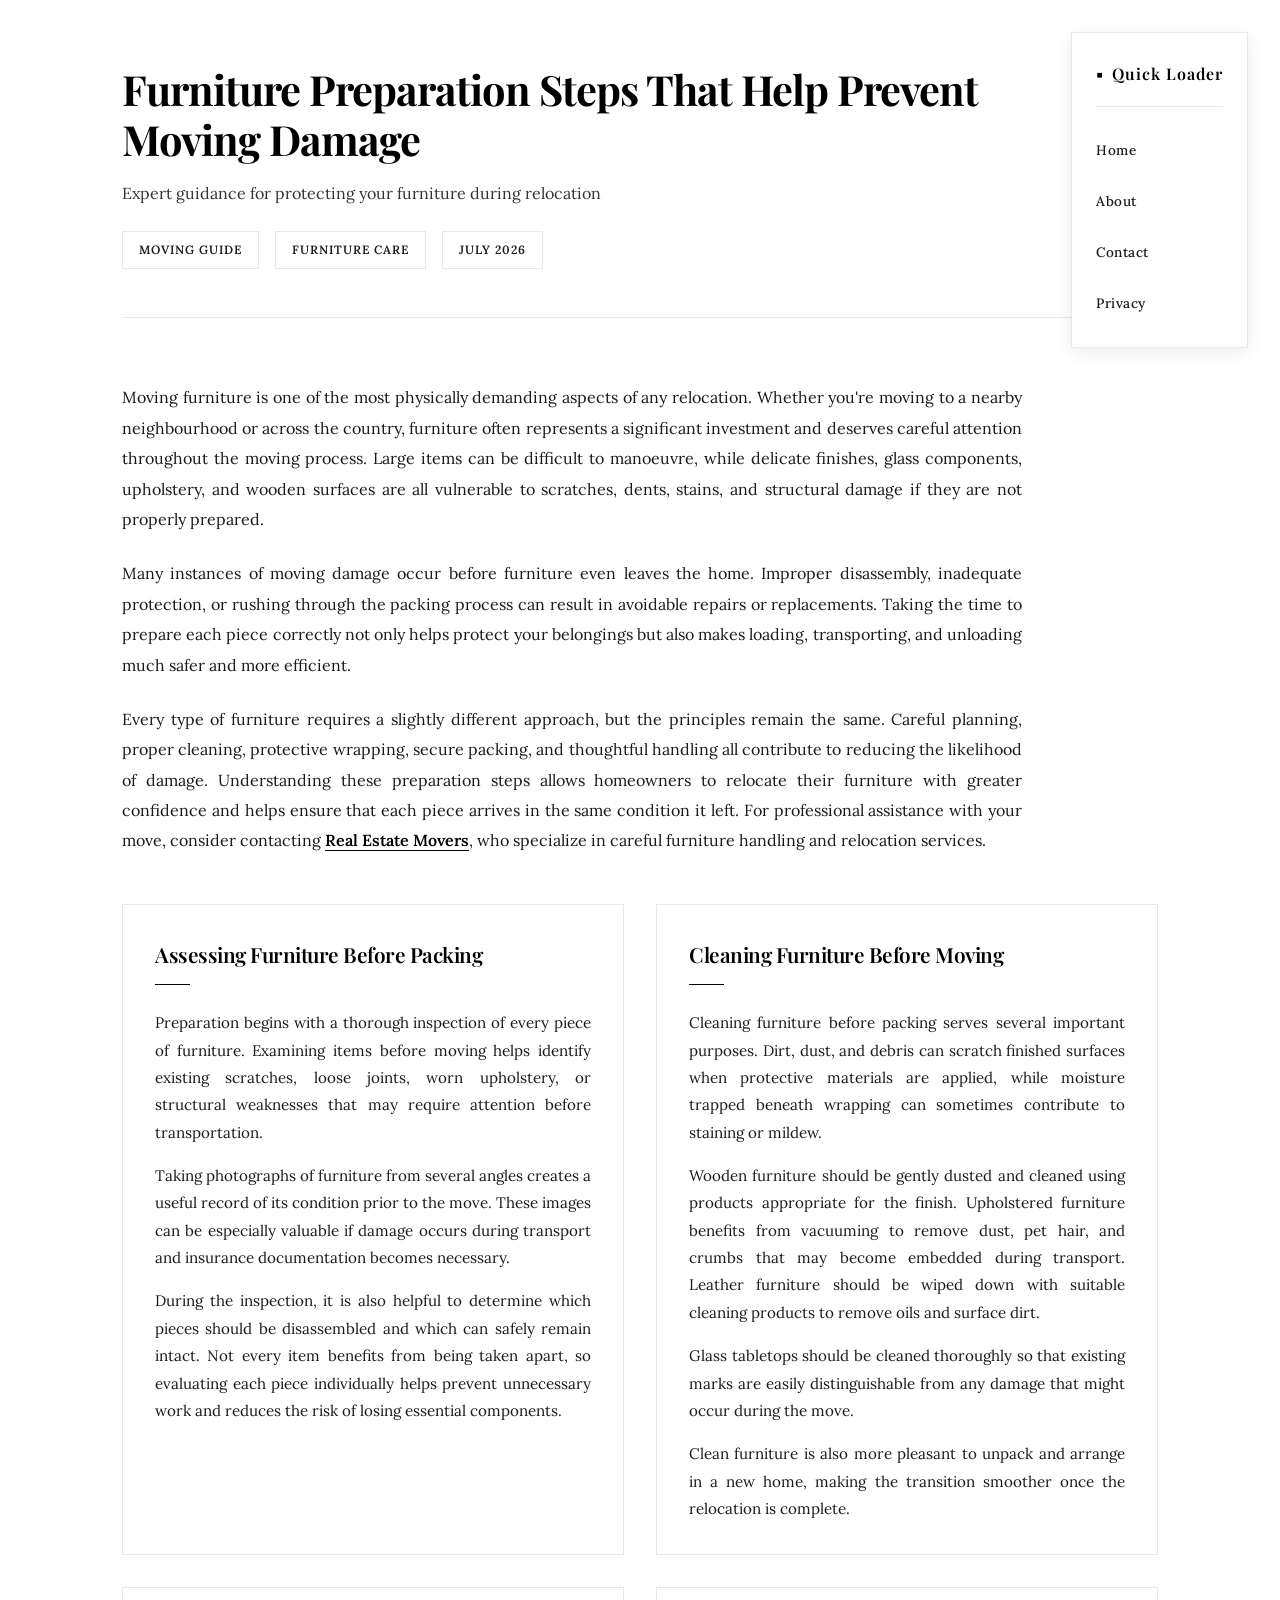
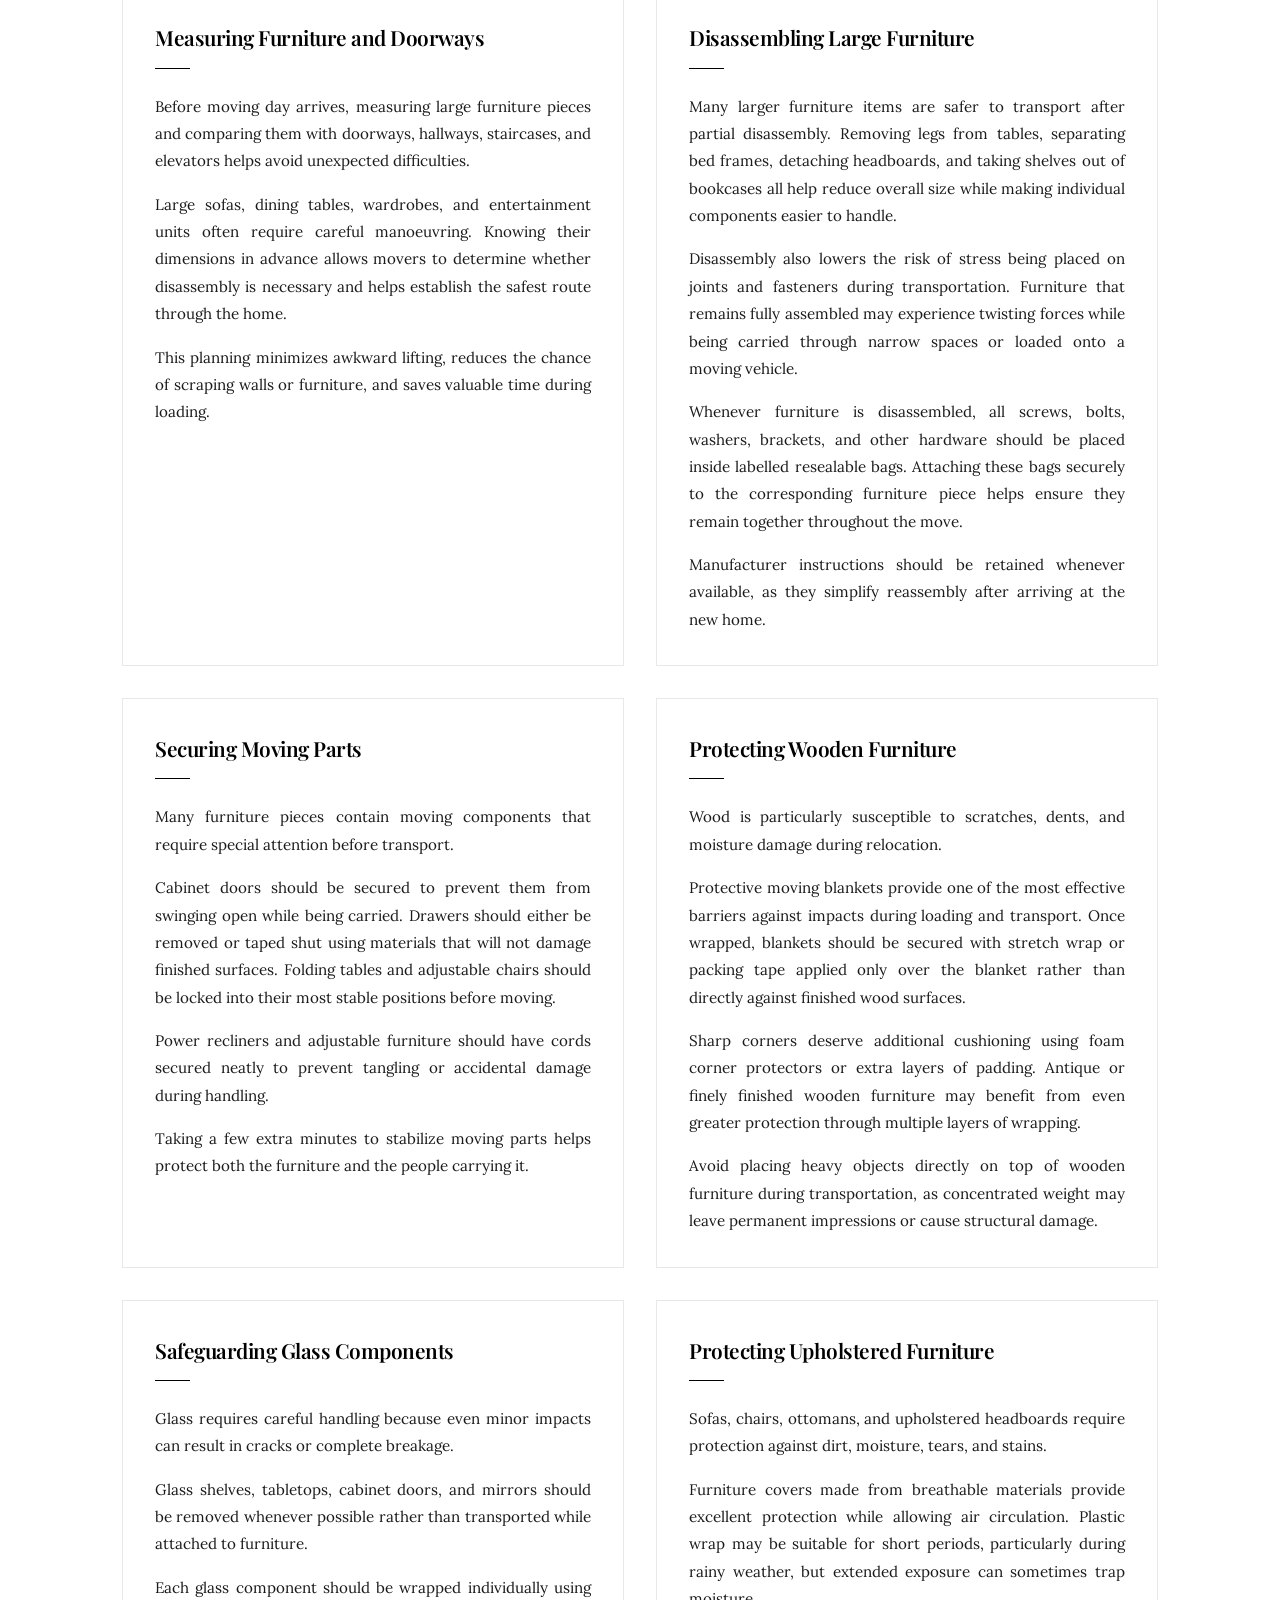
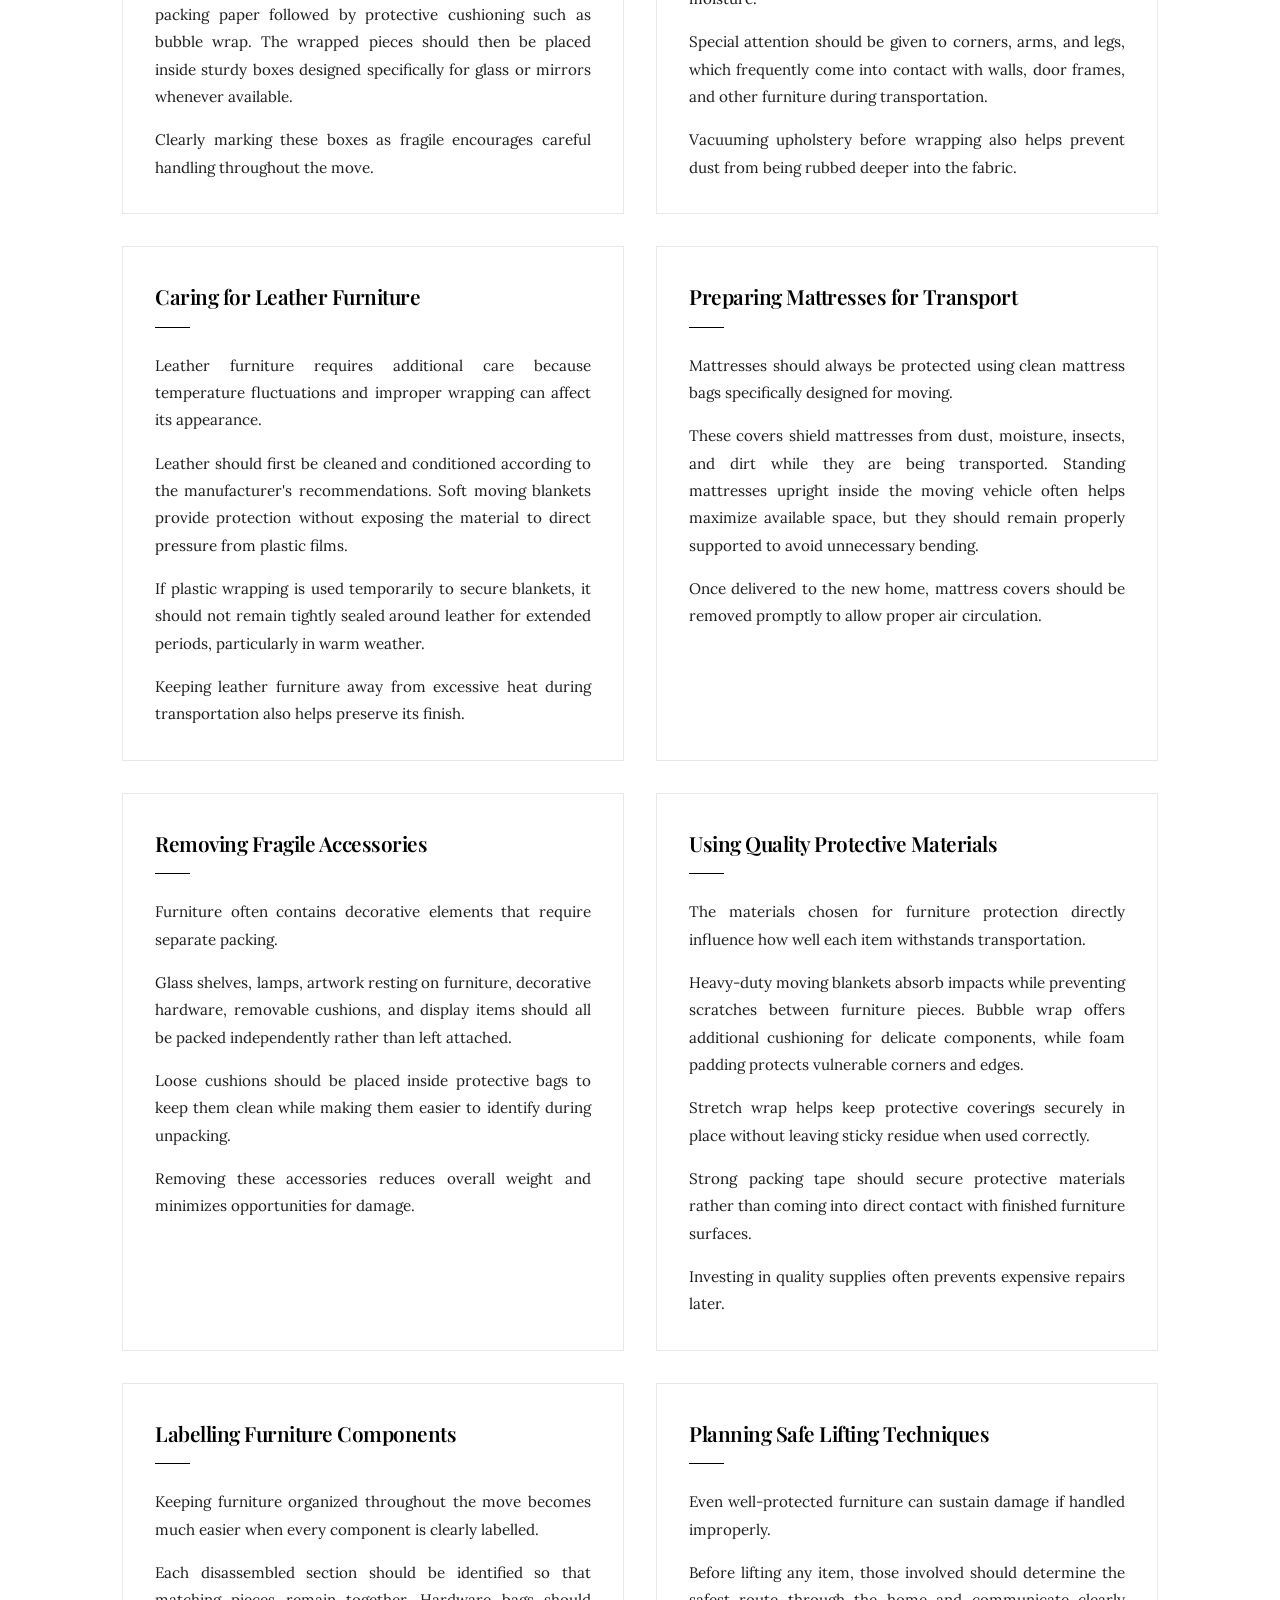
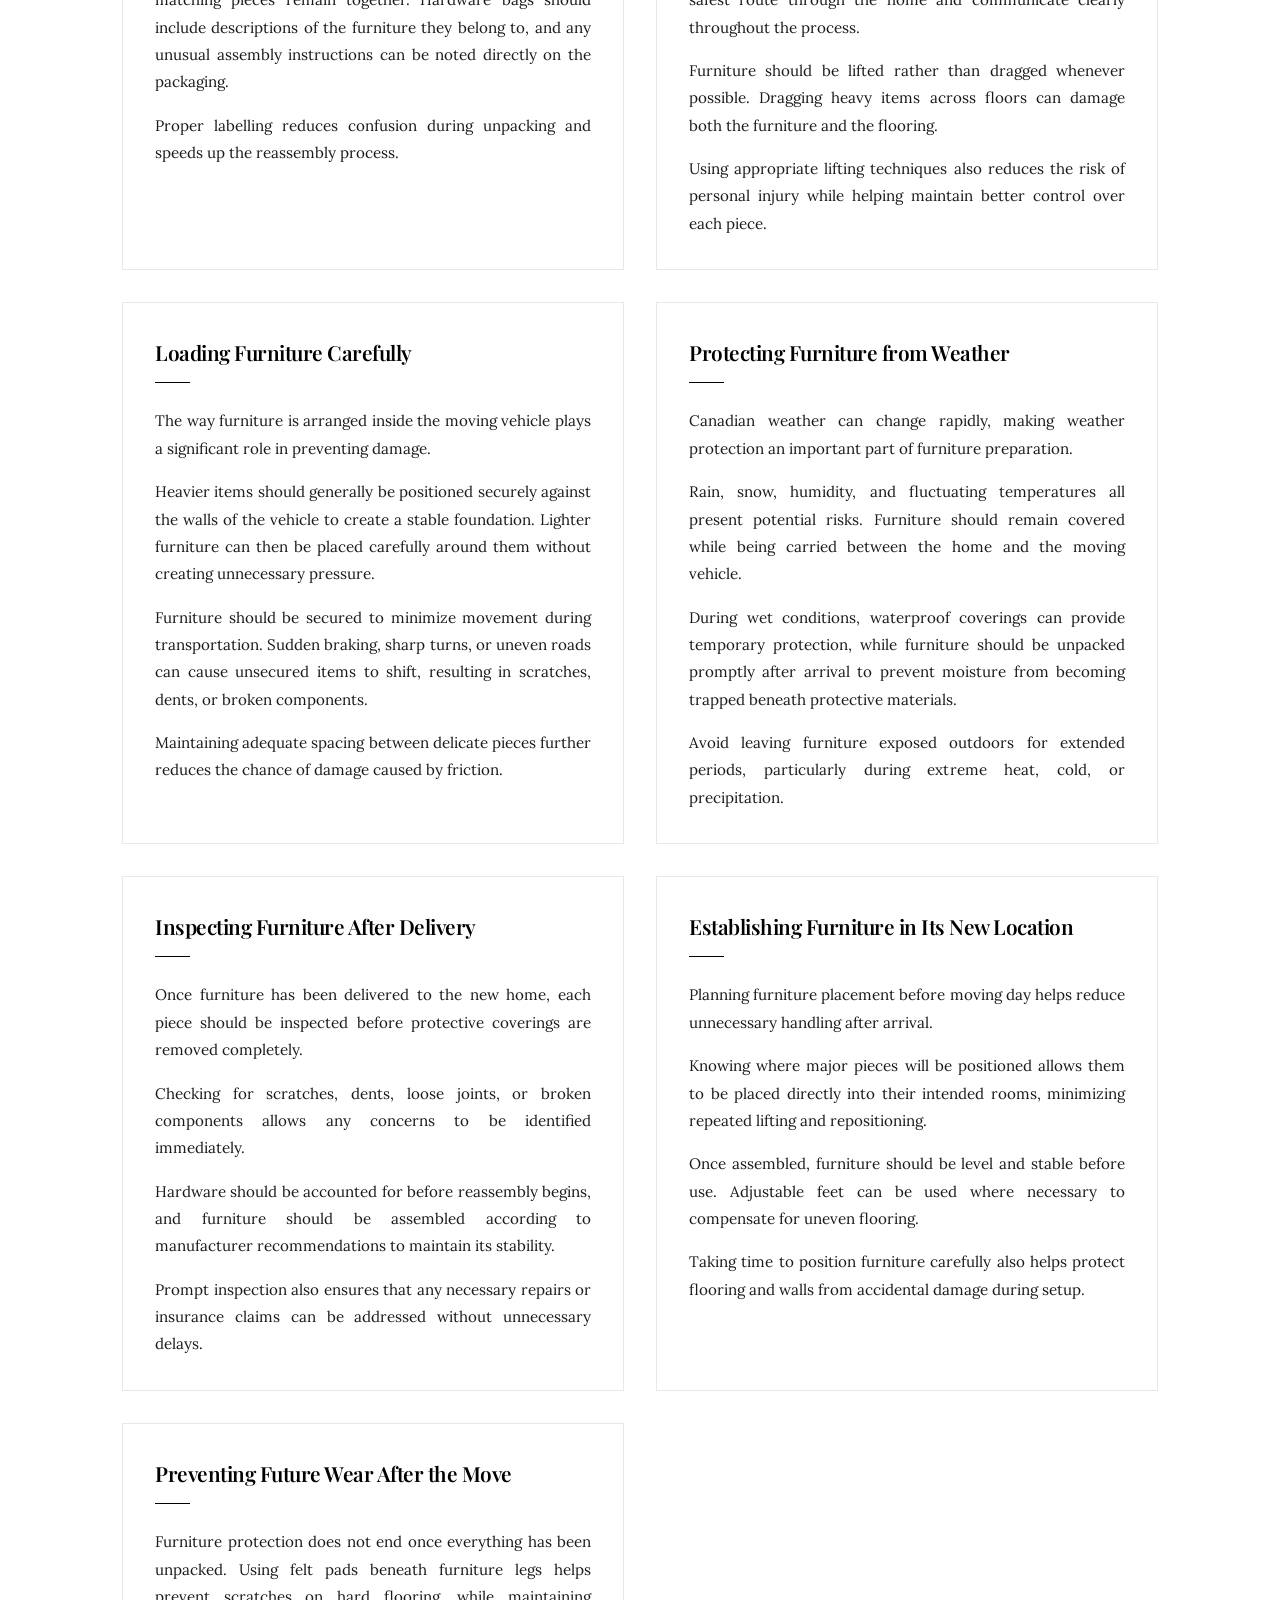
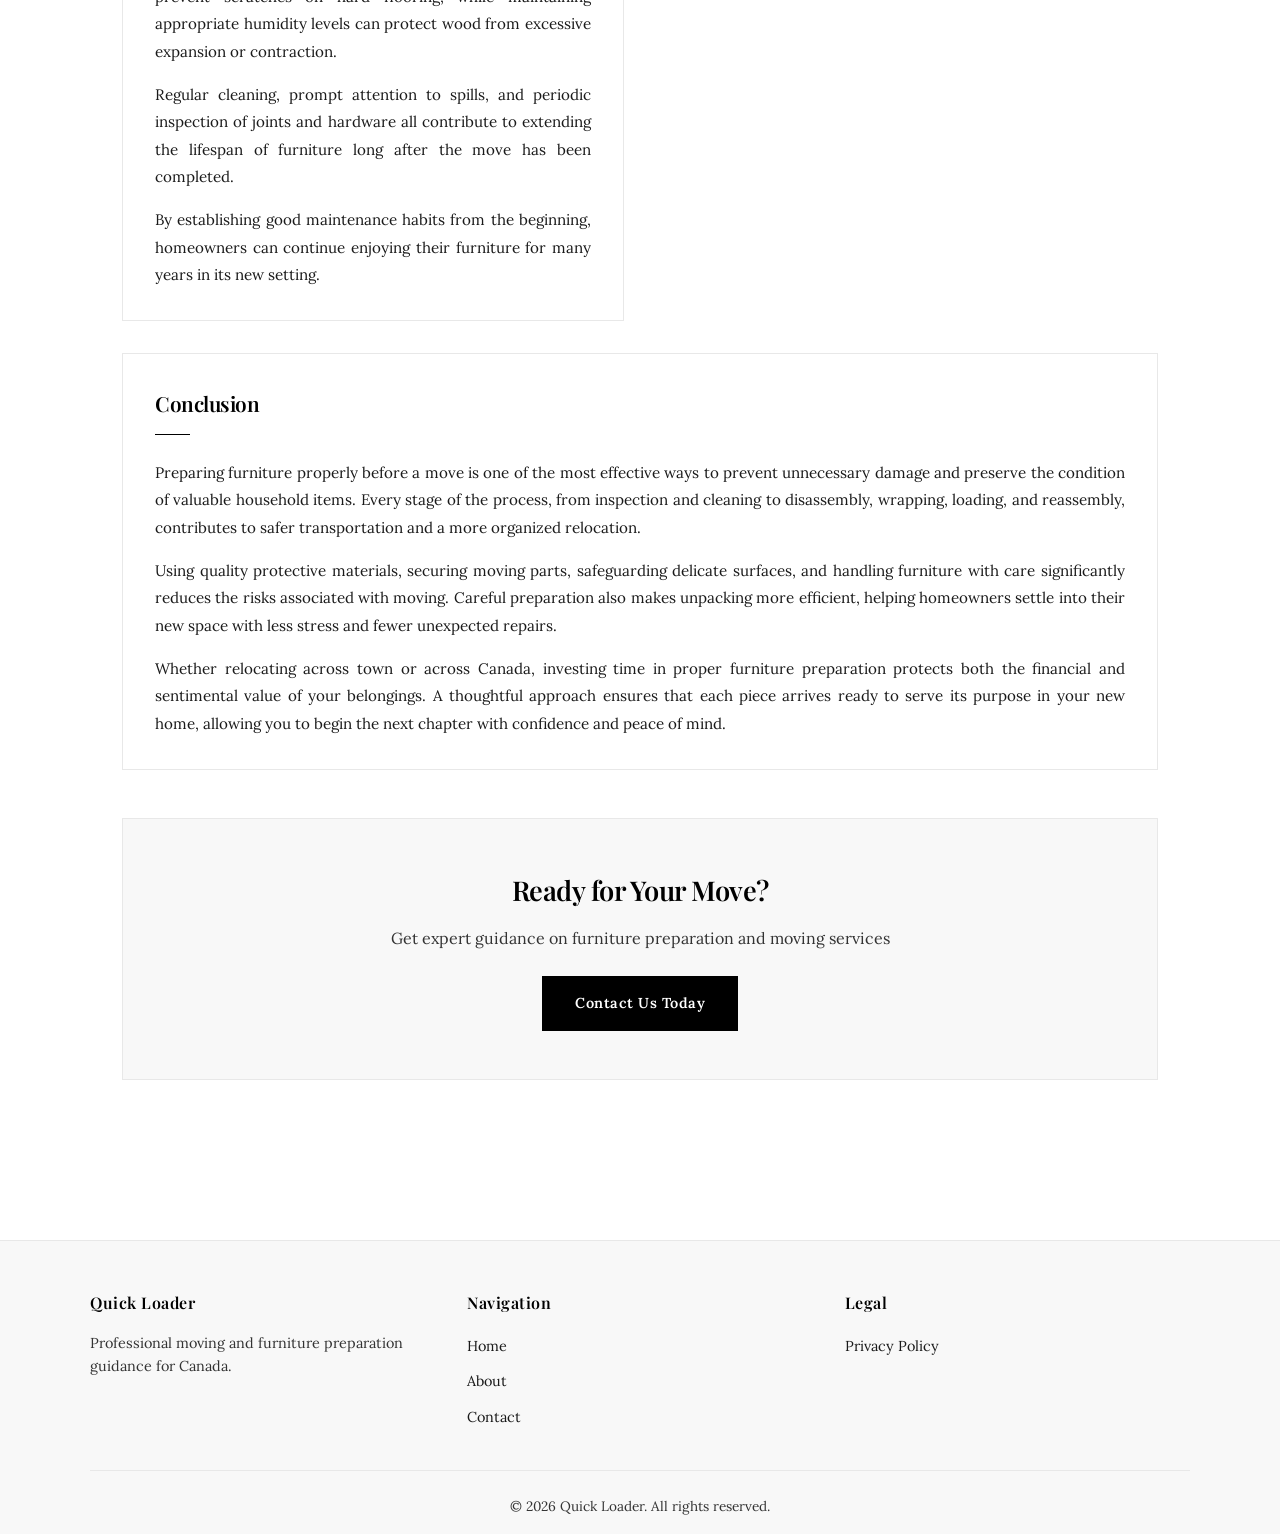
<file: index.html>
<!DOCTYPE html>
<html lang="en">
<head>
    <meta charset="UTF-8">
    <meta name="viewport" content="width=device-width, initial-scale=1.0">
    <title>Quick Loader - Furniture Preparation for Moving</title>
    <link rel="preconnect" href="https://fonts.googleapis.com">
    <link rel="preconnect" href="https://fonts.gstatic.com" crossorigin>
    <link href="https://fonts.googleapis.com/css2?family=Playfair+Display:wght@400;600;700&family=Lora:wght@400;500;600&display=swap" rel="stylesheet">
    <link rel="stylesheet" href="style.css">
</head>
<body>
    <!-- Floating Navigation -->
    <nav class="floating-nav">
        <div class="nav-brand">
            <span class="brand-symbol">▪</span>
            <span class="brand-text">Quick Loader</span>
        </div>
        <ul class="nav-menu">
            <li><a href="index.html" class="nav-item active">Home</a></li>
            <li><a href="about.html" class="nav-item">About</a></li>
            <li><a href="contact.html" class="nav-item">Contact</a></li>
            <li><a href="privacy-policy.html" class="nav-item">Privacy</a></li>
        </ul>
    </nav>

    <!-- Main Content -->
    <main class="main-content">
        <!-- Hero Section -->
        <section class="hero">
            <div class="hero-inner">
                <h1 class="hero-title">Furniture Preparation Steps That Help Prevent Moving Damage</h1>
                <p class="hero-subtitle">Expert guidance for protecting your furniture during relocation</p>
                <div class="article-meta">
                    <span class="meta-badge">Moving Guide</span>
                    <span class="meta-badge">Furniture Care</span>
                    <span class="meta-badge">July 2026</span>
                </div>
            </div>
        </section>

        <!-- Article Content -->
        <article class="article">
            <!-- Introduction -->
            <section class="article-section">
                <div class="section-content">
                    <p>Moving furniture is one of the most physically demanding aspects of any relocation. Whether you're moving to a nearby neighbourhood or across the country, furniture often represents a significant investment and deserves careful attention throughout the moving process. Large items can be difficult to manoeuvre, while delicate finishes, glass components, upholstery, and wooden surfaces are all vulnerable to scratches, dents, stains, and structural damage if they are not properly prepared.</p>

                    <p>Many instances of moving damage occur before furniture even leaves the home. Improper disassembly, inadequate protection, or rushing through the packing process can result in avoidable repairs or replacements. Taking the time to prepare each piece correctly not only helps protect your belongings but also makes loading, transporting, and unloading much safer and more efficient.</p>

                    <p>Every type of furniture requires a slightly different approach, but the principles remain the same. Careful planning, proper cleaning, protective wrapping, secure packing, and thoughtful handling all contribute to reducing the likelihood of damage. Understanding these preparation steps allows homeowners to relocate their furniture with greater confidence and helps ensure that each piece arrives in the same condition it left. For professional assistance with your move, consider contacting <a href="https://www.google.com/maps/place/?cid=568336270755215297" target="_blank" rel="noopener noreferrer" class="article-link">Real Estate Movers</a>, who specialize in careful furniture handling and relocation services.</p>
                </div>
            </section>

            <!-- Content Grid -->
            <div class="content-grid">
                <!-- Section 1 -->
                <section class="grid-item">
                    <div class="item-header">
                        <h2>Assessing Furniture Before Packing</h2>
                        <div class="divider"></div>
                    </div>
                    <div class="item-body">
                        <p>Preparation begins with a thorough inspection of every piece of furniture. Examining items before moving helps identify existing scratches, loose joints, worn upholstery, or structural weaknesses that may require attention before transportation.</p>
                        <p>Taking photographs of furniture from several angles creates a useful record of its condition prior to the move. These images can be especially valuable if damage occurs during transport and insurance documentation becomes necessary.</p>
                        <p>During the inspection, it is also helpful to determine which pieces should be disassembled and which can safely remain intact. Not every item benefits from being taken apart, so evaluating each piece individually helps prevent unnecessary work and reduces the risk of losing essential components.</p>
                    </div>
                </section>

                <!-- Section 2 -->
                <section class="grid-item">
                    <div class="item-header">
                        <h2>Cleaning Furniture Before Moving</h2>
                        <div class="divider"></div>
                    </div>
                    <div class="item-body">
                        <p>Cleaning furniture before packing serves several important purposes. Dirt, dust, and debris can scratch finished surfaces when protective materials are applied, while moisture trapped beneath wrapping can sometimes contribute to staining or mildew.</p>
                        <p>Wooden furniture should be gently dusted and cleaned using products appropriate for the finish. Upholstered furniture benefits from vacuuming to remove dust, pet hair, and crumbs that may become embedded during transport. Leather furniture should be wiped down with suitable cleaning products to remove oils and surface dirt.</p>
                        <p>Glass tabletops should be cleaned thoroughly so that existing marks are easily distinguishable from any damage that might occur during the move.</p>
                        <p>Clean furniture is also more pleasant to unpack and arrange in a new home, making the transition smoother once the relocation is complete.</p>
                    </div>
                </section>

                <!-- Section 3 -->
                <section class="grid-item">
                    <div class="item-header">
                        <h2>Measuring Furniture and Doorways</h2>
                        <div class="divider"></div>
                    </div>
                    <div class="item-body">
                        <p>Before moving day arrives, measuring large furniture pieces and comparing them with doorways, hallways, staircases, and elevators helps avoid unexpected difficulties.</p>
                        <p>Large sofas, dining tables, wardrobes, and entertainment units often require careful manoeuvring. Knowing their dimensions in advance allows movers to determine whether disassembly is necessary and helps establish the safest route through the home.</p>
                        <p>This planning minimizes awkward lifting, reduces the chance of scraping walls or furniture, and saves valuable time during loading.</p>
                    </div>
                </section>

                <!-- Section 4 -->
                <section class="grid-item">
                    <div class="item-header">
                        <h2>Disassembling Large Furniture</h2>
                        <div class="divider"></div>
                    </div>
                    <div class="item-body">
                        <p>Many larger furniture items are safer to transport after partial disassembly. Removing legs from tables, separating bed frames, detaching headboards, and taking shelves out of bookcases all help reduce overall size while making individual components easier to handle.</p>
                        <p>Disassembly also lowers the risk of stress being placed on joints and fasteners during transportation. Furniture that remains fully assembled may experience twisting forces while being carried through narrow spaces or loaded onto a moving vehicle.</p>
                        <p>Whenever furniture is disassembled, all screws, bolts, washers, brackets, and other hardware should be placed inside labelled resealable bags. Attaching these bags securely to the corresponding furniture piece helps ensure they remain together throughout the move.</p>
                        <p>Manufacturer instructions should be retained whenever available, as they simplify reassembly after arriving at the new home.</p>
                    </div>
                </section>

                <!-- Section 5 -->
                <section class="grid-item">
                    <div class="item-header">
                        <h2>Securing Moving Parts</h2>
                        <div class="divider"></div>
                    </div>
                    <div class="item-body">
                        <p>Many furniture pieces contain moving components that require special attention before transport.</p>
                        <p>Cabinet doors should be secured to prevent them from swinging open while being carried. Drawers should either be removed or taped shut using materials that will not damage finished surfaces. Folding tables and adjustable chairs should be locked into their most stable positions before moving.</p>
                        <p>Power recliners and adjustable furniture should have cords secured neatly to prevent tangling or accidental damage during handling.</p>
                        <p>Taking a few extra minutes to stabilize moving parts helps protect both the furniture and the people carrying it.</p>
                    </div>
                </section>

                <!-- Section 6 -->
                <section class="grid-item">
                    <div class="item-header">
                        <h2>Protecting Wooden Furniture</h2>
                        <div class="divider"></div>
                    </div>
                    <div class="item-body">
                        <p>Wood is particularly susceptible to scratches, dents, and moisture damage during relocation.</p>
                        <p>Protective moving blankets provide one of the most effective barriers against impacts during loading and transport. Once wrapped, blankets should be secured with stretch wrap or packing tape applied only over the blanket rather than directly against finished wood surfaces.</p>
                        <p>Sharp corners deserve additional cushioning using foam corner protectors or extra layers of padding. Antique or finely finished wooden furniture may benefit from even greater protection through multiple layers of wrapping.</p>
                        <p>Avoid placing heavy objects directly on top of wooden furniture during transportation, as concentrated weight may leave permanent impressions or cause structural damage.</p>
                    </div>
                </section>

                <!-- Section 7 -->
                <section class="grid-item">
                    <div class="item-header">
                        <h2>Safeguarding Glass Components</h2>
                        <div class="divider"></div>
                    </div>
                    <div class="item-body">
                        <p>Glass requires careful handling because even minor impacts can result in cracks or complete breakage.</p>
                        <p>Glass shelves, tabletops, cabinet doors, and mirrors should be removed whenever possible rather than transported while attached to furniture.</p>
                        <p>Each glass component should be wrapped individually using packing paper followed by protective cushioning such as bubble wrap. The wrapped pieces should then be placed inside sturdy boxes designed specifically for glass or mirrors whenever available.</p>
                        <p>Clearly marking these boxes as fragile encourages careful handling throughout the move.</p>
                    </div>
                </section>

                <!-- Section 8 -->
                <section class="grid-item">
                    <div class="item-header">
                        <h2>Protecting Upholstered Furniture</h2>
                        <div class="divider"></div>
                    </div>
                    <div class="item-body">
                        <p>Sofas, chairs, ottomans, and upholstered headboards require protection against dirt, moisture, tears, and stains.</p>
                        <p>Furniture covers made from breathable materials provide excellent protection while allowing air circulation. Plastic wrap may be suitable for short periods, particularly during rainy weather, but extended exposure can sometimes trap moisture.</p>
                        <p>Special attention should be given to corners, arms, and legs, which frequently come into contact with walls, door frames, and other furniture during transportation.</p>
                        <p>Vacuuming upholstery before wrapping also helps prevent dust from being rubbed deeper into the fabric.</p>
                    </div>
                </section>

                <!-- Section 9 -->
                <section class="grid-item">
                    <div class="item-header">
                        <h2>Caring for Leather Furniture</h2>
                        <div class="divider"></div>
                    </div>
                    <div class="item-body">
                        <p>Leather furniture requires additional care because temperature fluctuations and improper wrapping can affect its appearance.</p>
                        <p>Leather should first be cleaned and conditioned according to the manufacturer's recommendations. Soft moving blankets provide protection without exposing the material to direct pressure from plastic films.</p>
                        <p>If plastic wrapping is used temporarily to secure blankets, it should not remain tightly sealed around leather for extended periods, particularly in warm weather.</p>
                        <p>Keeping leather furniture away from excessive heat during transportation also helps preserve its finish.</p>
                    </div>
                </section>

                <!-- Section 10 -->
                <section class="grid-item">
                    <div class="item-header">
                        <h2>Preparing Mattresses for Transport</h2>
                        <div class="divider"></div>
                    </div>
                    <div class="item-body">
                        <p>Mattresses should always be protected using clean mattress bags specifically designed for moving.</p>
                        <p>These covers shield mattresses from dust, moisture, insects, and dirt while they are being transported. Standing mattresses upright inside the moving vehicle often helps maximize available space, but they should remain properly supported to avoid unnecessary bending.</p>
                        <p>Once delivered to the new home, mattress covers should be removed promptly to allow proper air circulation.</p>
                    </div>
                </section>

                <!-- Section 11 -->
                <section class="grid-item">
                    <div class="item-header">
                        <h2>Removing Fragile Accessories</h2>
                        <div class="divider"></div>
                    </div>
                    <div class="item-body">
                        <p>Furniture often contains decorative elements that require separate packing.</p>
                        <p>Glass shelves, lamps, artwork resting on furniture, decorative hardware, removable cushions, and display items should all be packed independently rather than left attached.</p>
                        <p>Loose cushions should be placed inside protective bags to keep them clean while making them easier to identify during unpacking.</p>
                        <p>Removing these accessories reduces overall weight and minimizes opportunities for damage.</p>
                    </div>
                </section>

                <!-- Section 12 -->
                <section class="grid-item">
                    <div class="item-header">
                        <h2>Using Quality Protective Materials</h2>
                        <div class="divider"></div>
                    </div>
                    <div class="item-body">
                        <p>The materials chosen for furniture protection directly influence how well each item withstands transportation.</p>
                        <p>Heavy-duty moving blankets absorb impacts while preventing scratches between furniture pieces. Bubble wrap offers additional cushioning for delicate components, while foam padding protects vulnerable corners and edges.</p>
                        <p>Stretch wrap helps keep protective coverings securely in place without leaving sticky residue when used correctly.</p>
                        <p>Strong packing tape should secure protective materials rather than coming into direct contact with finished furniture surfaces.</p>
                        <p>Investing in quality supplies often prevents expensive repairs later.</p>
                    </div>
                </section>

                <!-- Section 13 -->
                <section class="grid-item">
                    <div class="item-header">
                        <h2>Labelling Furniture Components</h2>
                        <div class="divider"></div>
                    </div>
                    <div class="item-body">
                        <p>Keeping furniture organized throughout the move becomes much easier when every component is clearly labelled.</p>
                        <p>Each disassembled section should be identified so that matching pieces remain together. Hardware bags should include descriptions of the furniture they belong to, and any unusual assembly instructions can be noted directly on the packaging.</p>
                        <p>Proper labelling reduces confusion during unpacking and speeds up the reassembly process.</p>
                    </div>
                </section>

                <!-- Section 14 -->
                <section class="grid-item">
                    <div class="item-header">
                        <h2>Planning Safe Lifting Techniques</h2>
                        <div class="divider"></div>
                    </div>
                    <div class="item-body">
                        <p>Even well-protected furniture can sustain damage if handled improperly.</p>
                        <p>Before lifting any item, those involved should determine the safest route through the home and communicate clearly throughout the process.</p>
                        <p>Furniture should be lifted rather than dragged whenever possible. Dragging heavy items across floors can damage both the furniture and the flooring.</p>
                        <p>Using appropriate lifting techniques also reduces the risk of personal injury while helping maintain better control over each piece.</p>
                    </div>
                </section>

                <!-- Section 15 -->
                <section class="grid-item">
                    <div class="item-header">
                        <h2>Loading Furniture Carefully</h2>
                        <div class="divider"></div>
                    </div>
                    <div class="item-body">
                        <p>The way furniture is arranged inside the moving vehicle plays a significant role in preventing damage.</p>
                        <p>Heavier items should generally be positioned securely against the walls of the vehicle to create a stable foundation. Lighter furniture can then be placed carefully around them without creating unnecessary pressure.</p>
                        <p>Furniture should be secured to minimize movement during transportation. Sudden braking, sharp turns, or uneven roads can cause unsecured items to shift, resulting in scratches, dents, or broken components.</p>
                        <p>Maintaining adequate spacing between delicate pieces further reduces the chance of damage caused by friction.</p>
                    </div>
                </section>

                <!-- Section 16 -->
                <section class="grid-item">
                    <div class="item-header">
                        <h2>Protecting Furniture from Weather</h2>
                        <div class="divider"></div>
                    </div>
                    <div class="item-body">
                        <p>Canadian weather can change rapidly, making weather protection an important part of furniture preparation.</p>
                        <p>Rain, snow, humidity, and fluctuating temperatures all present potential risks. Furniture should remain covered while being carried between the home and the moving vehicle.</p>
                        <p>During wet conditions, waterproof coverings can provide temporary protection, while furniture should be unpacked promptly after arrival to prevent moisture from becoming trapped beneath protective materials.</p>
                        <p>Avoid leaving furniture exposed outdoors for extended periods, particularly during extreme heat, cold, or precipitation.</p>
                    </div>
                </section>

                <!-- Section 17 -->
                <section class="grid-item">
                    <div class="item-header">
                        <h2>Inspecting Furniture After Delivery</h2>
                        <div class="divider"></div>
                    </div>
                    <div class="item-body">
                        <p>Once furniture has been delivered to the new home, each piece should be inspected before protective coverings are removed completely.</p>
                        <p>Checking for scratches, dents, loose joints, or broken components allows any concerns to be identified immediately.</p>
                        <p>Hardware should be accounted for before reassembly begins, and furniture should be assembled according to manufacturer recommendations to maintain its stability.</p>
                        <p>Prompt inspection also ensures that any necessary repairs or insurance claims can be addressed without unnecessary delays.</p>
                    </div>
                </section>

                <!-- Section 18 -->
                <section class="grid-item">
                    <div class="item-header">
                        <h2>Establishing Furniture in Its New Location</h2>
                        <div class="divider"></div>
                    </div>
                    <div class="item-body">
                        <p>Planning furniture placement before moving day helps reduce unnecessary handling after arrival.</p>
                        <p>Knowing where major pieces will be positioned allows them to be placed directly into their intended rooms, minimizing repeated lifting and repositioning.</p>
                        <p>Once assembled, furniture should be level and stable before use. Adjustable feet can be used where necessary to compensate for uneven flooring.</p>
                        <p>Taking time to position furniture carefully also helps protect flooring and walls from accidental damage during setup.</p>
                    </div>
                </section>

                <!-- Section 19 -->
                <section class="grid-item">
                    <div class="item-header">
                        <h2>Preventing Future Wear After the Move</h2>
                        <div class="divider"></div>
                    </div>
                    <div class="item-body">
                        <p>Furniture protection does not end once everything has been unpacked. Using felt pads beneath furniture legs helps prevent scratches on hard flooring, while maintaining appropriate humidity levels can protect wood from excessive expansion or contraction.</p>
                        <p>Regular cleaning, prompt attention to spills, and periodic inspection of joints and hardware all contribute to extending the lifespan of furniture long after the move has been completed.</p>
                        <p>By establishing good maintenance habits from the beginning, homeowners can continue enjoying their furniture for many years in its new setting.</p>
                    </div>
                </section>

                <!-- Conclusion -->
                <section class="grid-item conclusion-item">
                    <div class="item-header">
                        <h2>Conclusion</h2>
                        <div class="divider"></div>
                    </div>
                    <div class="item-body">
                        <p>Preparing furniture properly before a move is one of the most effective ways to prevent unnecessary damage and preserve the condition of valuable household items. Every stage of the process, from inspection and cleaning to disassembly, wrapping, loading, and reassembly, contributes to safer transportation and a more organized relocation.</p>
                        <p>Using quality protective materials, securing moving parts, safeguarding delicate surfaces, and handling furniture with care significantly reduces the risks associated with moving. Careful preparation also makes unpacking more efficient, helping homeowners settle into their new space with less stress and fewer unexpected repairs.</p>
                        <p>Whether relocating across town or across Canada, investing time in proper furniture preparation protects both the financial and sentimental value of your belongings. A thoughtful approach ensures that each piece arrives ready to serve its purpose in your new home, allowing you to begin the next chapter with confidence and peace of mind.</p>
                    </div>
                </section>
            </div>

            <!-- CTA Section -->
            <section class="cta-section">
                <h3>Ready for Your Move?</h3>
                <p>Get expert guidance on furniture preparation and moving services</p>
                <a href="contact.html" class="cta-button">Contact Us Today</a>
            </section>
        </article>
    </main>

    <!-- Footer -->
    <footer class="footer">
        <div class="footer-content">
            <div class="footer-column">
                <h4>Quick Loader</h4>
                <p>Professional moving and furniture preparation guidance for Canada.</p>
            </div>
            <div class="footer-column">
                <h4>Navigation</h4>
                <ul>
                    <li><a href="index.html">Home</a></li>
                    <li><a href="about.html">About</a></li>
                    <li><a href="contact.html">Contact</a></li>
                </ul>
            </div>
            <div class="footer-column">
                <h4>Legal</h4>
                <ul>
                    <li><a href="privacy-policy.html">Privacy Policy</a></li>
                </ul>
            </div>
        </div>
        <div class="footer-bottom">
            <p>&copy; 2026 Quick Loader. All rights reserved.</p>
        </div>
    </footer>

    <script src="script.js"></script>
</body>
</html>
</file>
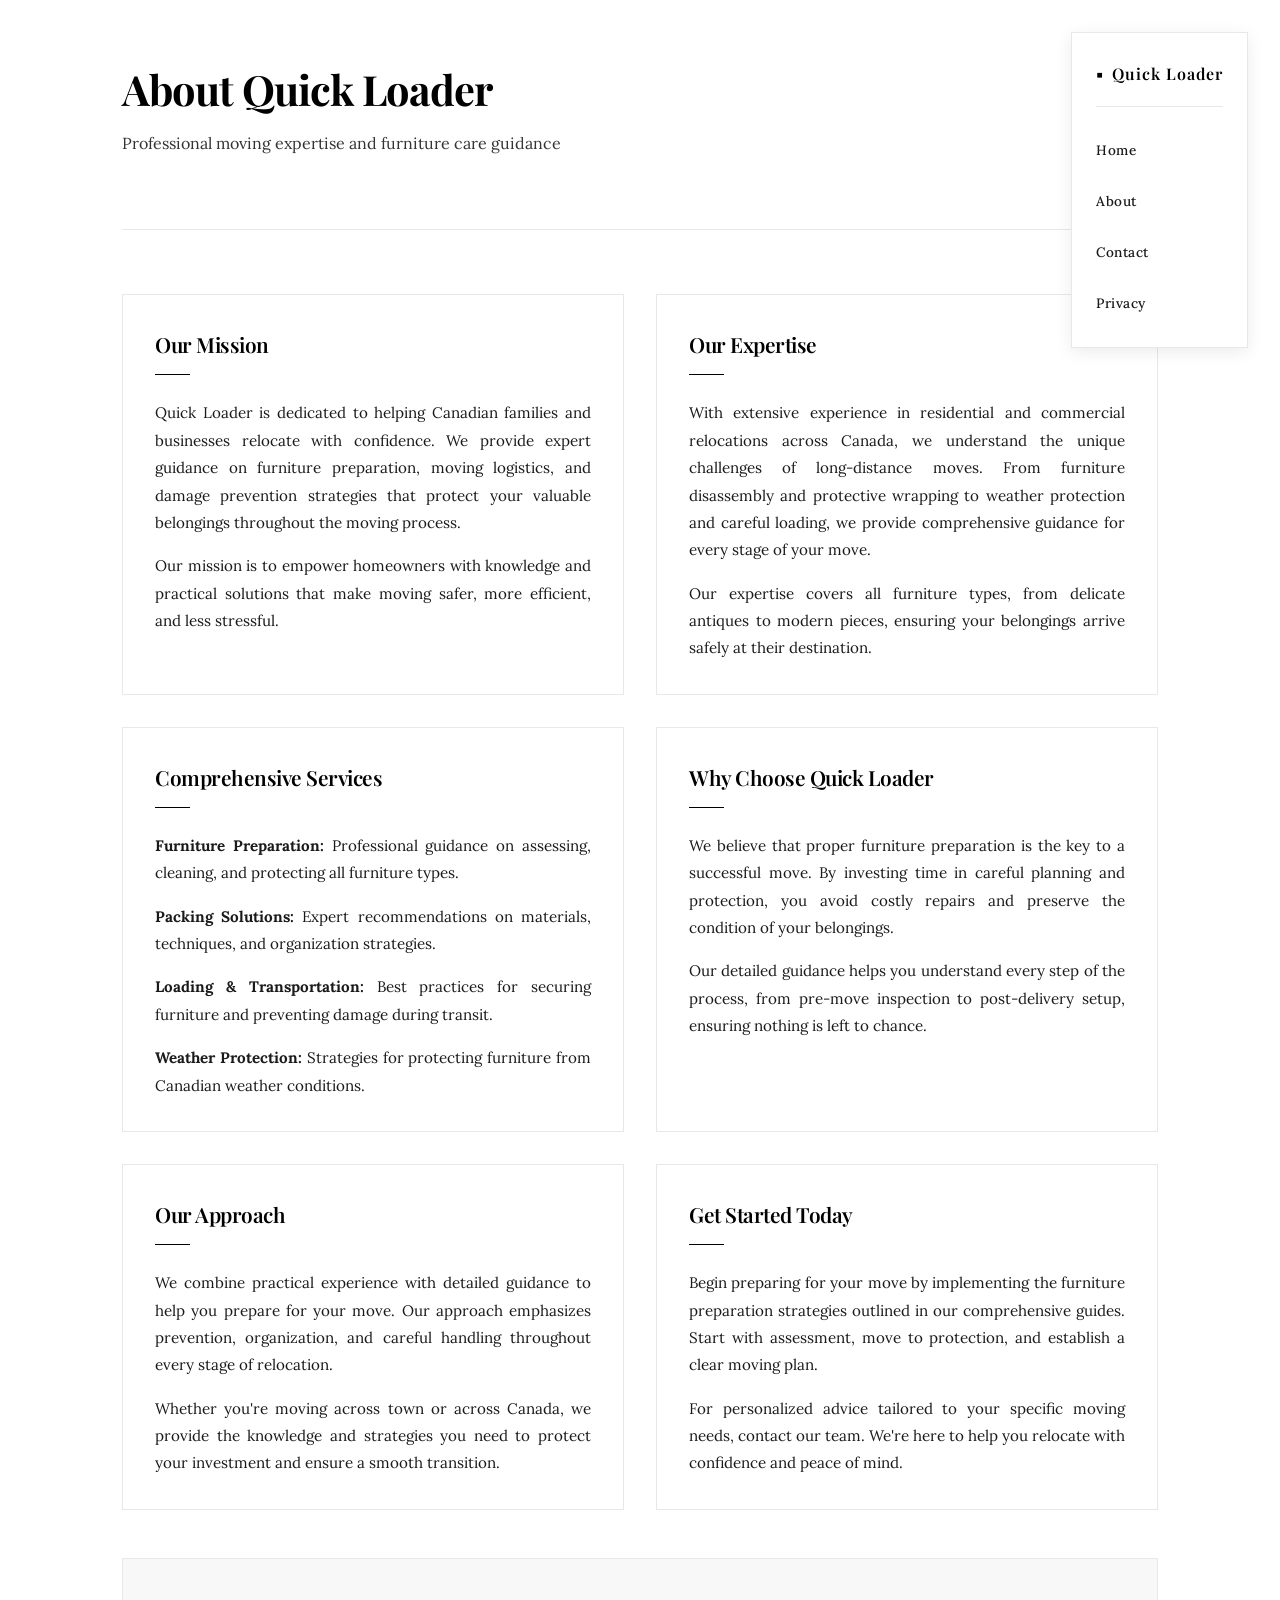
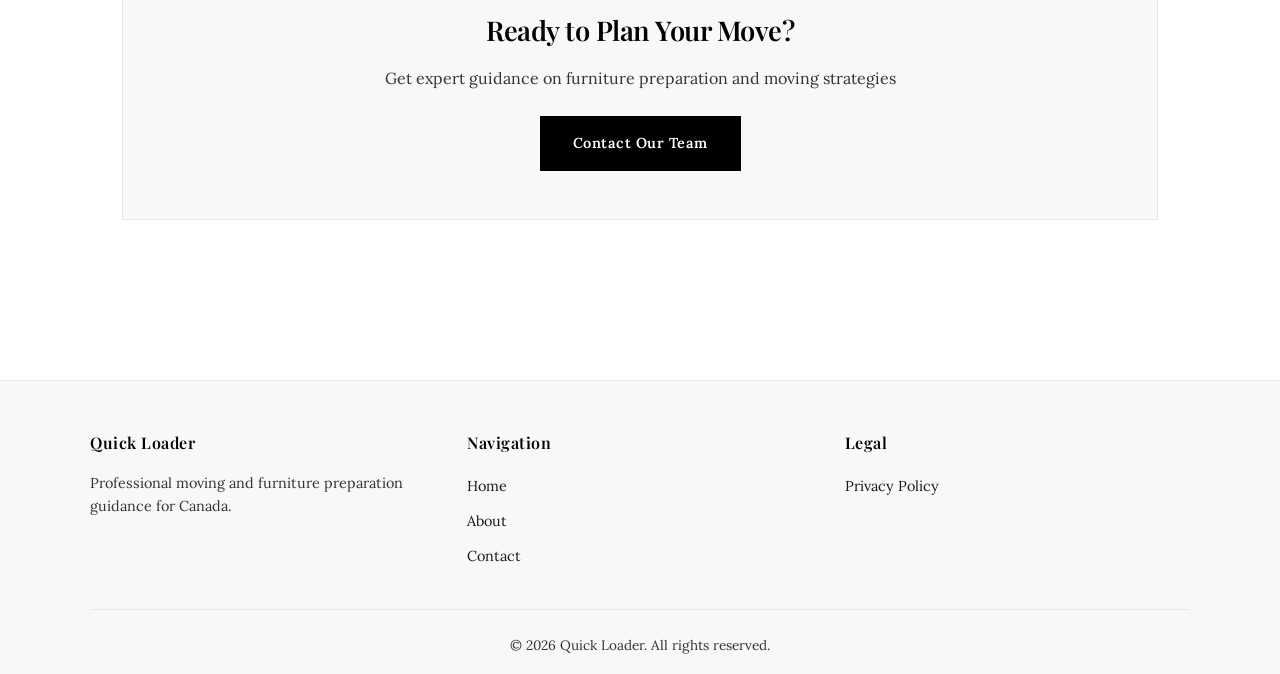
<file: about.html>
<!DOCTYPE html>
<html lang="en">
<head>
    <meta charset="UTF-8">
    <meta name="viewport" content="width=device-width, initial-scale=1.0">
    <title>About - Quick Loader</title>
    <link rel="preconnect" href="https://fonts.googleapis.com">
    <link rel="preconnect" href="https://fonts.gstatic.com" crossorigin>
    <link href="https://fonts.googleapis.com/css2?family=Playfair+Display:wght@400;600;700&family=Lora:wght@400;500;600&display=swap" rel="stylesheet">
    <link rel="stylesheet" href="style.css">
</head>
<body>
    <!-- Floating Navigation -->
    <nav class="floating-nav">
        <div class="nav-brand">
            <span class="brand-symbol">▪</span>
            <span class="brand-text">Quick Loader</span>
        </div>
        <ul class="nav-menu">
            <li><a href="index.html" class="nav-item">Home</a></li>
            <li><a href="about.html" class="nav-item active">About</a></li>
            <li><a href="contact.html" class="nav-item">Contact</a></li>
            <li><a href="privacy-policy.html" class="nav-item">Privacy</a></li>
        </ul>
    </nav>

    <!-- Main Content -->
    <main class="main-content">
        <!-- Hero Section -->
        <section class="hero">
            <div class="hero-inner">
                <h1 class="hero-title">About Quick Loader</h1>
                <p class="hero-subtitle">Professional moving expertise and furniture care guidance</p>
            </div>
        </section>

        <!-- Article Content -->
        <article class="article">
            <div class="content-grid">
                <section class="grid-item">
                    <div class="item-header">
                        <h2>Our Mission</h2>
                        <div class="divider"></div>
                    </div>
                    <div class="item-body">
                        <p>Quick Loader is dedicated to helping Canadian families and businesses relocate with confidence. We provide expert guidance on furniture preparation, moving logistics, and damage prevention strategies that protect your valuable belongings throughout the moving process.</p>
                        <p>Our mission is to empower homeowners with knowledge and practical solutions that make moving safer, more efficient, and less stressful.</p>
                    </div>
                </section>

                <section class="grid-item">
                    <div class="item-header">
                        <h2>Our Expertise</h2>
                        <div class="divider"></div>
                    </div>
                    <div class="item-body">
                        <p>With extensive experience in residential and commercial relocations across Canada, we understand the unique challenges of long-distance moves. From furniture disassembly and protective wrapping to weather protection and careful loading, we provide comprehensive guidance for every stage of your move.</p>
                        <p>Our expertise covers all furniture types, from delicate antiques to modern pieces, ensuring your belongings arrive safely at their destination.</p>
                    </div>
                </section>

                <section class="grid-item">
                    <div class="item-header">
                        <h2>Comprehensive Services</h2>
                        <div class="divider"></div>
                    </div>
                    <div class="item-body">
                        <p><strong>Furniture Preparation:</strong> Professional guidance on assessing, cleaning, and protecting all furniture types.</p>
                        <p><strong>Packing Solutions:</strong> Expert recommendations on materials, techniques, and organization strategies.</p>
                        <p><strong>Loading & Transportation:</strong> Best practices for securing furniture and preventing damage during transit.</p>
                        <p><strong>Weather Protection:</strong> Strategies for protecting furniture from Canadian weather conditions.</p>
                    </div>
                </section>

                <section class="grid-item">
                    <div class="item-header">
                        <h2>Why Choose Quick Loader</h2>
                        <div class="divider"></div>
                    </div>
                    <div class="item-body">
                        <p>We believe that proper furniture preparation is the key to a successful move. By investing time in careful planning and protection, you avoid costly repairs and preserve the condition of your belongings.</p>
                        <p>Our detailed guidance helps you understand every step of the process, from pre-move inspection to post-delivery setup, ensuring nothing is left to chance.</p>
                    </div>
                </section>

                <section class="grid-item">
                    <div class="item-header">
                        <h2>Our Approach</h2>
                        <div class="divider"></div>
                    </div>
                    <div class="item-body">
                        <p>We combine practical experience with detailed guidance to help you prepare for your move. Our approach emphasizes prevention, organization, and careful handling throughout every stage of relocation.</p>
                        <p>Whether you're moving across town or across Canada, we provide the knowledge and strategies you need to protect your investment and ensure a smooth transition.</p>
                    </div>
                </section>

                <section class="grid-item">
                    <div class="item-header">
                        <h2>Get Started Today</h2>
                        <div class="divider"></div>
                    </div>
                    <div class="item-body">
                        <p>Begin preparing for your move by implementing the furniture preparation strategies outlined in our comprehensive guides. Start with assessment, move to protection, and establish a clear moving plan.</p>
                        <p>For personalized advice tailored to your specific moving needs, contact our team. We're here to help you relocate with confidence and peace of mind.</p>
                    </div>
                </section>
            </div>

            <!-- CTA Section -->
            <section class="cta-section">
                <h3>Ready to Plan Your Move?</h3>
                <p>Get expert guidance on furniture preparation and moving strategies</p>
                <a href="contact.html" class="cta-button">Contact Our Team</a>
            </section>
        </article>
    </main>

    <!-- Footer -->
    <footer class="footer">
        <div class="footer-content">
            <div class="footer-column">
                <h4>Quick Loader</h4>
                <p>Professional moving and furniture preparation guidance for Canada.</p>
            </div>
            <div class="footer-column">
                <h4>Navigation</h4>
                <ul>
                    <li><a href="index.html">Home</a></li>
                    <li><a href="about.html">About</a></li>
                    <li><a href="contact.html">Contact</a></li>
                </ul>
            </div>
            <div class="footer-column">
                <h4>Legal</h4>
                <ul>
                    <li><a href="privacy-policy.html">Privacy Policy</a></li>
                </ul>
            </div>
        </div>
        <div class="footer-bottom">
            <p>&copy; 2026 Quick Loader. All rights reserved.</p>
        </div>
    </footer>

    <script src="script.js"></script>
</body>
</html>
</file>
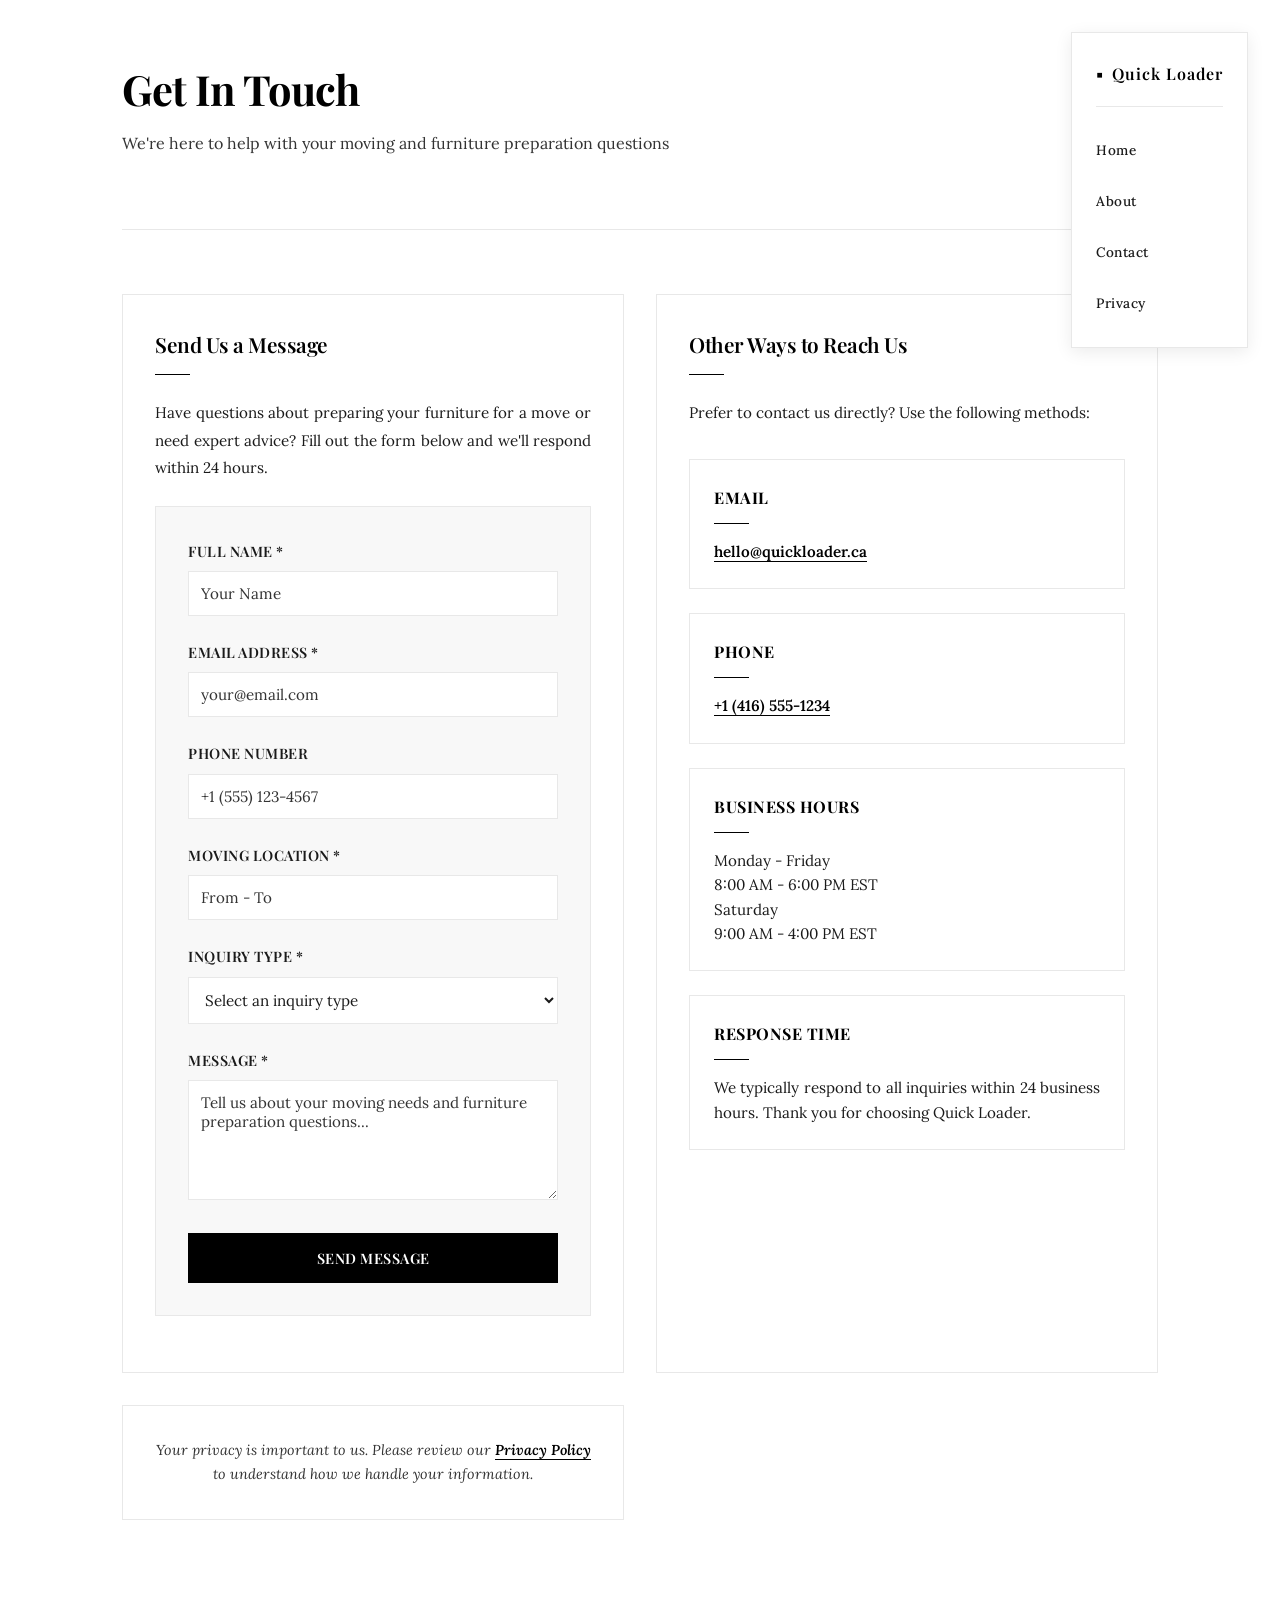
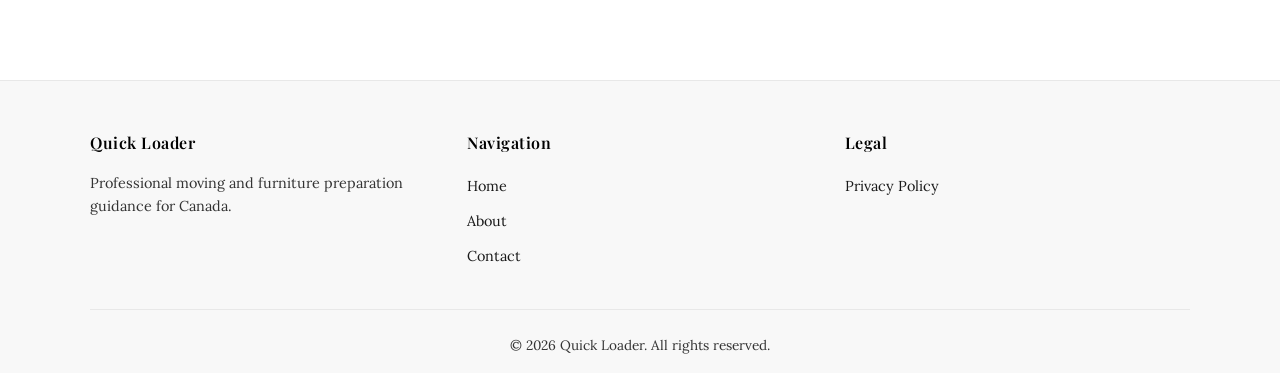
<file: contact.html>
<!DOCTYPE html>
<html lang="en">
<head>
    <meta charset="UTF-8">
    <meta name="viewport" content="width=device-width, initial-scale=1.0">
    <title>Contact - Quick Loader</title>
    <link rel="preconnect" href="https://fonts.googleapis.com">
    <link rel="preconnect" href="https://fonts.gstatic.com" crossorigin>
    <link href="https://fonts.googleapis.com/css2?family=Playfair+Display:wght@400;600;700&family=Lora:wght@400;500;600&display=swap" rel="stylesheet">
    <link rel="stylesheet" href="style.css">
    <style>
        .contact-form {
            background-color: var(--light-gray);
            border: 1px solid var(--medium-gray);
            padding: 2rem;
            margin: 1.5rem 0;
        }

        .form-group {
            margin-bottom: 1.5rem;
        }

        .form-group label {
            display: block;
            font-family: var(--font-display);
            font-size: 0.9rem;
            font-weight: 600;
            color: var(--text-color);
            margin-bottom: 0.5rem;
            text-transform: uppercase;
            letter-spacing: 0.5px;
        }

        .form-group input,
        .form-group textarea,
        .form-group select {
            width: 100%;
            padding: 0.75rem;
            border: 1px solid var(--medium-gray);
            background-color: var(--white);
            color: var(--text-color);
            font-family: var(--font-body);
            font-size: 0.95rem;
            transition: all 300ms ease;
        }

        .form-group input::placeholder,
        .form-group textarea::placeholder {
            color: var(--dark-gray);
        }

        .form-group input:focus,
        .form-group textarea:focus,
        .form-group select:focus {
            outline: none;
            border-color: var(--black);
            box-shadow: 0 0 0 2px rgba(0, 0, 0, 0.1);
        }

        .form-group textarea {
            resize: vertical;
            min-height: 120px;
        }

        .form-submit {
            width: 100%;
            padding: 0.875rem;
            background-color: var(--black);
            color: var(--white);
            font-weight: 600;
            border: 1px solid var(--black);
            cursor: pointer;
            font-size: 0.9rem;
            font-family: var(--font-display);
            text-transform: uppercase;
            letter-spacing: 0.5px;
            transition: all 300ms ease;
        }

        .form-submit:hover {
            background-color: var(--white);
            color: var(--black);
        }

        .contact-info-grid {
            display: grid;
            grid-template-columns: repeat(auto-fit, minmax(250px, 1fr));
            gap: 1.5rem;
            margin: 2rem 0;
        }

        .contact-info-box {
            background-color: var(--white);
            border: 1px solid var(--medium-gray);
            padding: 1.5rem;
            transition: all 300ms ease;
        }

        .contact-info-box:hover {
            border-color: var(--black);
            box-shadow: 0 8px 24px rgba(0, 0, 0, 0.1);
            transform: translateY(-4px);
        }

        .contact-info-box h3 {
            font-family: var(--font-display);
            color: var(--black);
            margin-bottom: 0.75rem;
            font-size: 1rem;
            text-transform: uppercase;
            letter-spacing: 0.5px;
        }

        .contact-info-box .divider {
            margin-bottom: 1rem;
        }

        .contact-info-box p {
            margin: 0;
            color: var(--text-color);
            font-family: var(--font-body);
            font-size: 0.95rem;
            line-height: 1.6;
        }

        .contact-info-box a {
            color: var(--black);
            text-decoration: none;
            transition: all 300ms ease;
            font-weight: 600;
            border-bottom: 1px solid var(--black);
        }

        .contact-info-box a:hover {
            color: var(--dark-gray);
            border-bottom-color: var(--dark-gray);
        }
    </style>
</head>
<body>
    <!-- Floating Navigation -->
    <nav class="floating-nav">
        <div class="nav-brand">
            <span class="brand-symbol">▪</span>
            <span class="brand-text">Quick Loader</span>
        </div>
        <ul class="nav-menu">
            <li><a href="index.html" class="nav-item">Home</a></li>
            <li><a href="about.html" class="nav-item">About</a></li>
            <li><a href="contact.html" class="nav-item active">Contact</a></li>
            <li><a href="privacy-policy.html" class="nav-item">Privacy</a></li>
        </ul>
    </nav>

    <!-- Main Content -->
    <main class="main-content">
        <!-- Hero Section -->
        <section class="hero">
            <div class="hero-inner">
                <h1 class="hero-title">Get In Touch</h1>
                <p class="hero-subtitle">We're here to help with your moving and furniture preparation questions</p>
            </div>
        </section>

        <!-- Article Content -->
        <article class="article">
            <div class="content-grid">
                <section class="grid-item">
                    <div class="item-header">
                        <h2>Send Us a Message</h2>
                        <div class="divider"></div>
                    </div>
                    <div class="item-body">
                        <p>Have questions about preparing your furniture for a move or need expert advice? Fill out the form below and we'll respond within 24 hours.</p>

                        <form class="contact-form" onsubmit="handleFormSubmit(event)">
                            <div class="form-group">
                                <label for="name">Full Name *</label>
                                <input type="text" id="name" name="name" placeholder="Your Name" required>
                            </div>

                            <div class="form-group">
                                <label for="email">Email Address *</label>
                                <input type="email" id="email" name="email" placeholder="your@email.com" required>
                            </div>

                            <div class="form-group">
                                <label for="phone">Phone Number</label>
                                <input type="tel" id="phone" name="phone" placeholder="+1 (555) 123-4567">
                            </div>

                            <div class="form-group">
                                <label for="location">Moving Location *</label>
                                <input type="text" id="location" name="location" placeholder="From - To" required>
                            </div>

                            <div class="form-group">
                                <label for="inquiry-type">Inquiry Type *</label>
                                <select id="inquiry-type" name="inquiry-type" required>
                                    <option value="">Select an inquiry type</option>
                                    <option value="general">General Inquiry</option>
                                    <option value="furniture">Furniture Preparation</option>
                                    <option value="packing">Packing Services</option>
                                    <option value="moving">Moving Logistics</option>
                                    <option value="other">Other</option>
                                </select>
                            </div>

                            <div class="form-group">
                                <label for="message">Message *</label>
                                <textarea id="message" name="message" placeholder="Tell us about your moving needs and furniture preparation questions..." required></textarea>
                            </div>

                            <button type="submit" class="form-submit">Send Message</button>
                        </form>
                    </div>
                </section>

                <section class="grid-item">
                    <div class="item-header">
                        <h2>Other Ways to Reach Us</h2>
                        <div class="divider"></div>
                    </div>
                    <div class="item-body">
                        <p>Prefer to contact us directly? Use the following methods:</p>
                        <div class="contact-info-grid">
                            <div class="contact-info-box">
                                <h3>Email</h3>
                                <div class="divider"></div>
                                <p>
                                    <a href="mailto:hello@quickloader.ca">hello@quickloader.ca</a>
                                </p>
                            </div>
                            <div class="contact-info-box">
                                <h3>Phone</h3>
                                <div class="divider"></div>
                                <p>
                                    <a href="tel:+14165551234">+1 (416) 555-1234</a>
                                </p>
                            </div>
                            <div class="contact-info-box">
                                <h3>Business Hours</h3>
                                <div class="divider"></div>
                                <p>
                                    Monday - Friday<br>
                                    8:00 AM - 6:00 PM EST<br>
                                    Saturday<br>
                                    9:00 AM - 4:00 PM EST
                                </p>
                            </div>
                            <div class="contact-info-box">
                                <h3>Response Time</h3>
                                <div class="divider"></div>
                                <p>
                                    We typically respond to all inquiries within 24 business hours. Thank you for choosing Quick Loader.
                                </p>
                            </div>
                        </div>
                    </div>
                </section>

                <section class="grid-item">
                    <p style="font-size: 0.9rem; color: var(--dark-gray); text-align: center; font-style: italic;">
                        Your privacy is important to us. Please review our <a href="privacy-policy.html" class="article-link">Privacy Policy</a> to understand how we handle your information.
                    </p>
                </section>
            </div>
        </article>
    </main>

    <!-- Footer -->
    <footer class="footer">
        <div class="footer-content">
            <div class="footer-column">
                <h4>Quick Loader</h4>
                <p>Professional moving and furniture preparation guidance for Canada.</p>
            </div>
            <div class="footer-column">
                <h4>Navigation</h4>
                <ul>
                    <li><a href="index.html">Home</a></li>
                    <li><a href="about.html">About</a></li>
                    <li><a href="contact.html">Contact</a></li>
                </ul>
            </div>
            <div class="footer-column">
                <h4>Legal</h4>
                <ul>
                    <li><a href="privacy-policy.html">Privacy Policy</a></li>
                </ul>
            </div>
        </div>
        <div class="footer-bottom">
            <p>&copy; 2026 Quick Loader. All rights reserved.</p>
        </div>
    </footer>

    <script src="script.js"></script>
    <script>
        function handleFormSubmit(event) {
            event.preventDefault();
            const form = event.target;
            const name = document.getElementById('name').value;
            const email = document.getElementById('email').value;
            const message = document.getElementById('message').value;

            if (!name || !email || !message) {
                alert('Please fill in all required fields');
                return;
            }

            alert('Thank you for your message. Our team will contact you shortly.');
            form.reset();
        }
    </script>
</body>
</html>
</file>
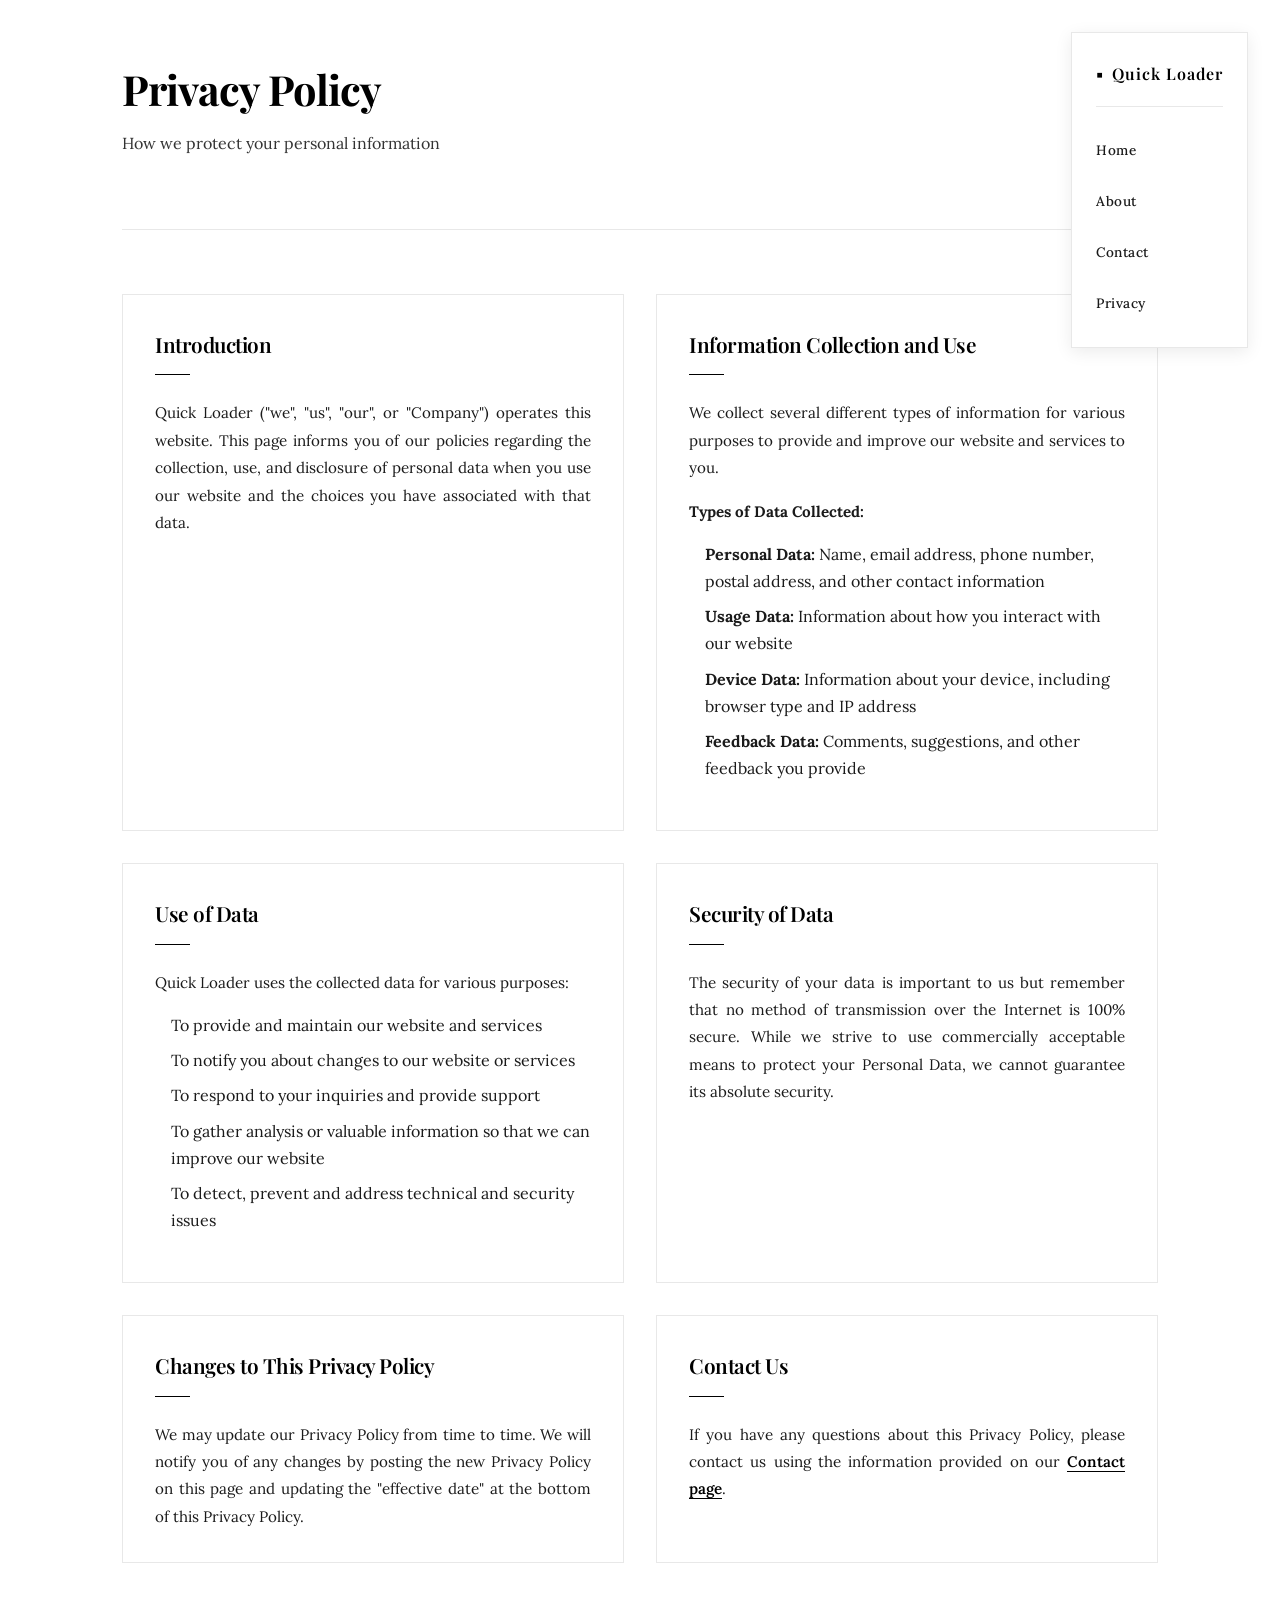
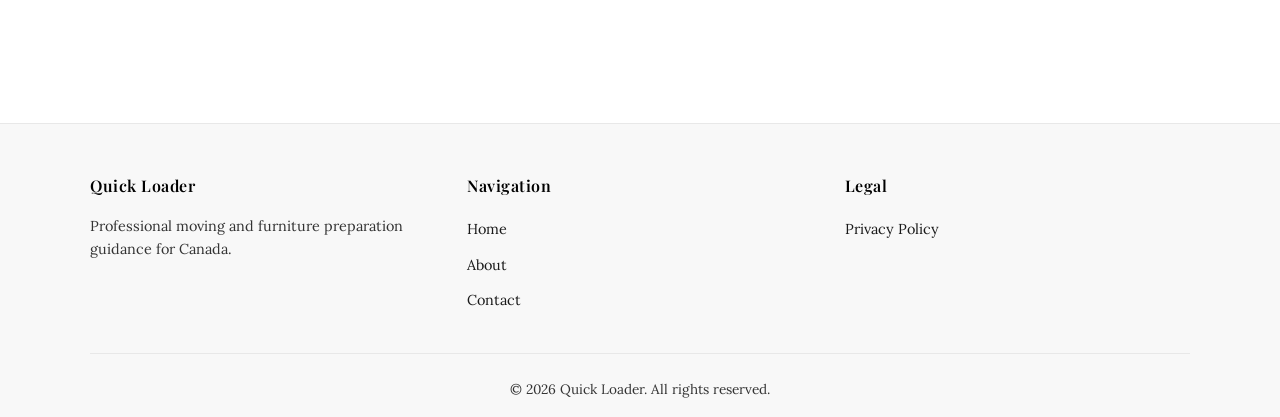
<file: privacy-policy.html>
<!DOCTYPE html>
<html lang="en">
<head>
    <meta charset="UTF-8">
    <meta name="viewport" content="width=device-width, initial-scale=1.0">
    <title>Privacy Policy - Quick Loader</title>
    <link rel="preconnect" href="https://fonts.googleapis.com">
    <link rel="preconnect" href="https://fonts.gstatic.com" crossorigin>
    <link href="https://fonts.googleapis.com/css2?family=Playfair+Display:wght@400;600;700&family=Lora:wght@400;500;600&display=swap" rel="stylesheet">
    <link rel="stylesheet" href="style.css">
</head>
<body>
    <!-- Floating Navigation -->
    <nav class="floating-nav">
        <div class="nav-brand">
            <span class="brand-symbol">▪</span>
            <span class="brand-text">Quick Loader</span>
        </div>
        <ul class="nav-menu">
            <li><a href="index.html" class="nav-item">Home</a></li>
            <li><a href="about.html" class="nav-item">About</a></li>
            <li><a href="contact.html" class="nav-item">Contact</a></li>
            <li><a href="privacy-policy.html" class="nav-item active">Privacy</a></li>
        </ul>
    </nav>

    <!-- Main Content -->
    <main class="main-content">
        <!-- Hero Section -->
        <section class="hero">
            <div class="hero-inner">
                <h1 class="hero-title">Privacy Policy</h1>
                <p class="hero-subtitle">How we protect your personal information</p>
            </div>
        </section>

        <!-- Article Content -->
        <article class="article">
            <div class="content-grid">
                <section class="grid-item">
                    <div class="item-header">
                        <h2>Introduction</h2>
                        <div class="divider"></div>
                    </div>
                    <div class="item-body">
                        <p>Quick Loader ("we", "us", "our", or "Company") operates this website. This page informs you of our policies regarding the collection, use, and disclosure of personal data when you use our website and the choices you have associated with that data.</p>
                    </div>
                </section>

                <section class="grid-item">
                    <div class="item-header">
                        <h2>Information Collection and Use</h2>
                        <div class="divider"></div>
                    </div>
                    <div class="item-body">
                        <p>We collect several different types of information for various purposes to provide and improve our website and services to you.</p>
                        <p><strong>Types of Data Collected:</strong></p>
                        <ul style="list-style: none; margin: 1rem 0; padding-left: 1rem;">
                            <li style="margin-bottom: 0.5rem;"><strong>Personal Data:</strong> Name, email address, phone number, postal address, and other contact information</li>
                            <li style="margin-bottom: 0.5rem;"><strong>Usage Data:</strong> Information about how you interact with our website</li>
                            <li style="margin-bottom: 0.5rem;"><strong>Device Data:</strong> Information about your device, including browser type and IP address</li>
                            <li style="margin-bottom: 0.5rem;"><strong>Feedback Data:</strong> Comments, suggestions, and other feedback you provide</li>
                        </ul>
                    </div>
                </section>

                <section class="grid-item">
                    <div class="item-header">
                        <h2>Use of Data</h2>
                        <div class="divider"></div>
                    </div>
                    <div class="item-body">
                        <p>Quick Loader uses the collected data for various purposes:</p>
                        <ul style="list-style: none; margin: 1rem 0; padding-left: 1rem;">
                            <li style="margin-bottom: 0.5rem;">To provide and maintain our website and services</li>
                            <li style="margin-bottom: 0.5rem;">To notify you about changes to our website or services</li>
                            <li style="margin-bottom: 0.5rem;">To respond to your inquiries and provide support</li>
                            <li style="margin-bottom: 0.5rem;">To gather analysis or valuable information so that we can improve our website</li>
                            <li style="margin-bottom: 0.5rem;">To detect, prevent and address technical and security issues</li>
                        </ul>
                    </div>
                </section>

                <section class="grid-item">
                    <div class="item-header">
                        <h2>Security of Data</h2>
                        <div class="divider"></div>
                    </div>
                    <div class="item-body">
                        <p>The security of your data is important to us but remember that no method of transmission over the Internet is 100% secure. While we strive to use commercially acceptable means to protect your Personal Data, we cannot guarantee its absolute security.</p>
                    </div>
                </section>

                <section class="grid-item">
                    <div class="item-header">
                        <h2>Changes to This Privacy Policy</h2>
                        <div class="divider"></div>
                    </div>
                    <div class="item-body">
                        <p>We may update our Privacy Policy from time to time. We will notify you of any changes by posting the new Privacy Policy on this page and updating the "effective date" at the bottom of this Privacy Policy.</p>
                    </div>
                </section>

                <section class="grid-item">
                    <div class="item-header">
                        <h2>Contact Us</h2>
                        <div class="divider"></div>
                    </div>
                    <div class="item-body">
                        <p>If you have any questions about this Privacy Policy, please contact us using the information provided on our <a href="contact.html" class="article-link">Contact page</a>.</p>
                    </div>
                </section>
            </div>
        </article>
    </main>

    <!-- Footer -->
    <footer class="footer">
        <div class="footer-content">
            <div class="footer-column">
                <h4>Quick Loader</h4>
                <p>Professional moving and furniture preparation guidance for Canada.</p>
            </div>
            <div class="footer-column">
                <h4>Navigation</h4>
                <ul>
                    <li><a href="index.html">Home</a></li>
                    <li><a href="about.html">About</a></li>
                    <li><a href="contact.html">Contact</a></li>
                </ul>
            </div>
            <div class="footer-column">
                <h4>Legal</h4>
                <ul>
                    <li><a href="privacy-policy.html">Privacy Policy</a></li>
                </ul>
            </div>
        </div>
        <div class="footer-bottom">
            <p>&copy; 2026 Quick Loader. All rights reserved.</p>
        </div>
    </footer>

    <script src="script.js"></script>
</body>
</html>
</file>
<file: style.css>
/* Quick Loader - PrimeWeb Works Black and White Minimalist Theme */

* {
    margin: 0;
    padding: 0;
    box-sizing: border-box;
}

:root {
    --black: #000000;
    --white: #FFFFFF;
    --light-gray: #F8F8F8;
    --medium-gray: #E8E8E8;
    --dark-gray: #333333;
    --text-color: #1A1A1A;
    --font-display: 'Playfair Display', serif;
    --font-body: 'Lora', serif;
}

html {
    scroll-behavior: smooth;
}

body {
    font-family: var(--font-body);
    background-color: var(--white);
    color: var(--text-color);
    line-height: 1.7;
}

/* Floating Navigation */
.floating-nav {
    position: fixed;
    top: 2rem;
    right: 2rem;
    background-color: var(--white);
    border: 1px solid var(--medium-gray);
    padding: 1.5rem;
    z-index: 1000;
    max-width: 280px;
    box-shadow: 0 4px 16px rgba(0, 0, 0, 0.08);
    animation: slideInRight 0.4s ease-out;
}

@keyframes slideInRight {
    from {
        opacity: 0;
        transform: translateX(30px);
    }
    to {
        opacity: 1;
        transform: translateX(0);
    }
}

.nav-brand {
    display: flex;
    align-items: center;
    gap: 0.5rem;
    margin-bottom: 1.5rem;
    font-family: var(--font-display);
    font-size: 1rem;
    font-weight: 600;
    letter-spacing: 1px;
    color: var(--black);
    border-bottom: 1px solid var(--medium-gray);
    padding-bottom: 1rem;
}

.brand-symbol {
    font-size: 1.2rem;
}

.nav-menu {
    list-style: none;
    display: flex;
    flex-direction: column;
    gap: 0.75rem;
}

.nav-item {
    color: var(--text-color);
    text-decoration: none;
    font-size: 0.85rem;
    letter-spacing: 0.5px;
    position: relative;
    transition: all 300ms ease;
    font-weight: 500;
    display: block;
    padding: 0.5rem 0;
}

.nav-item::after {
    content: '';
    position: absolute;
    bottom: 0;
    left: 0;
    width: 0;
    height: 1px;
    background-color: var(--black);
    transition: width 300ms ease;
}

.nav-item:hover::after,
.nav-item.active::after {
    width: 100%;
}

.nav-item:hover {
    color: var(--dark-gray);
}

/* Main Content */
.main-content {
    padding: 4rem 2rem 4rem 2rem;
    max-width: 1100px;
    margin: 0 auto;
}

/* Hero Section */
.hero {
    margin-bottom: 4rem;
    padding-bottom: 3rem;
    border-bottom: 1px solid var(--medium-gray);
    animation: fadeInUp 0.6s ease-out;
}

@keyframes fadeInUp {
    from {
        opacity: 0;
        transform: translateY(20px);
    }
    to {
        opacity: 1;
        transform: translateY(0);
    }
}

.hero-inner {
    max-width: 900px;
}

.hero-title {
    font-family: var(--font-display);
    font-size: 2.6rem;
    font-weight: 700;
    color: var(--black);
    margin-bottom: 1rem;
    line-height: 1.2;
    letter-spacing: -1px;
}

.hero-subtitle {
    font-size: 1rem;
    color: var(--dark-gray);
    margin-bottom: 1.5rem;
    font-weight: 400;
}

.article-meta {
    display: flex;
    gap: 1rem;
    flex-wrap: wrap;
}

.meta-badge {
    font-size: 0.75rem;
    color: var(--text-color);
    text-transform: uppercase;
    letter-spacing: 1px;
    padding: 0.5rem 1rem;
    border: 1px solid var(--medium-gray);
    font-weight: 600;
}

/* Article */
.article {
    animation: fadeInUp 0.6s ease-out 0.1s both;
}

.article-section {
    margin-bottom: 3rem;
}

.section-content {
    max-width: 900px;
}

.section-content p {
    font-size: 1rem;
    color: var(--text-color);
    margin-bottom: 1.5rem;
    text-align: justify;
    line-height: 1.9;
}

.article-link {
    color: var(--black);
    text-decoration: none;
    border-bottom: 1px solid var(--black);
    font-weight: 600;
    transition: all 300ms ease;
}

.article-link:hover {
    background-color: var(--light-gray);
    padding: 0 2px;
}

/* Content Grid */
.content-grid {
    display: grid;
    grid-template-columns: repeat(auto-fit, minmax(450px, 1fr));
    gap: 2rem;
    margin: 3rem 0;
}

.grid-item {
    background-color: var(--white);
    border: 1px solid var(--medium-gray);
    padding: 2rem;
    transition: all 300ms ease;
    animation: fadeInUp 0.6s ease-out forwards;
    opacity: 0;
}

.grid-item:nth-child(1) { animation-delay: 0.15s; }
.grid-item:nth-child(2) { animation-delay: 0.25s; }
.grid-item:nth-child(3) { animation-delay: 0.35s; }
.grid-item:nth-child(4) { animation-delay: 0.45s; }
.grid-item:nth-child(5) { animation-delay: 0.55s; }
.grid-item:nth-child(6) { animation-delay: 0.65s; }
.grid-item:nth-child(7) { animation-delay: 0.75s; }
.grid-item:nth-child(8) { animation-delay: 0.85s; }
.grid-item:nth-child(9) { animation-delay: 0.95s; }
.grid-item:nth-child(10) { animation-delay: 1.05s; }
.grid-item:nth-child(11) { animation-delay: 1.15s; }
.grid-item:nth-child(12) { animation-delay: 1.25s; }
.grid-item:nth-child(13) { animation-delay: 1.35s; }
.grid-item:nth-child(14) { animation-delay: 1.45s; }
.grid-item:nth-child(15) { animation-delay: 1.55s; }
.grid-item:nth-child(16) { animation-delay: 1.65s; }
.grid-item:nth-child(17) { animation-delay: 1.75s; }
.grid-item:nth-child(18) { animation-delay: 1.85s; }
.grid-item:nth-child(19) { animation-delay: 1.95s; }
.grid-item:nth-child(20) { animation-delay: 2.05s; }

.grid-item:hover {
    border-color: var(--black);
    box-shadow: 0 8px 24px rgba(0, 0, 0, 0.1);
    transform: translateY(-4px);
}

.item-header {
    margin-bottom: 1.5rem;
}

.item-header h2 {
    font-family: var(--font-display);
    font-size: 1.3rem;
    font-weight: 600;
    color: var(--black);
    margin-bottom: 0.75rem;
    letter-spacing: -0.5px;
}

.divider {
    width: 35px;
    height: 1px;
    background-color: var(--black);
    margin-top: 0.75rem;
}

.item-body p {
    font-size: 0.95rem;
    color: var(--text-color);
    margin-bottom: 1rem;
    line-height: 1.8;
    text-align: justify;
}

.item-body p:last-child {
    margin-bottom: 0;
}

.conclusion-item {
    grid-column: 1 / -1;
}

/* CTA Section */
.cta-section {
    background-color: var(--light-gray);
    border: 1px solid var(--medium-gray);
    padding: 3rem;
    text-align: center;
    margin: 3rem 0;
    animation: fadeInUp 0.6s ease-out 2.15s both;
}

.cta-section h3 {
    font-family: var(--font-display);
    font-size: 1.7rem;
    font-weight: 600;
    color: var(--black);
    margin-bottom: 0.75rem;
    letter-spacing: -0.5px;
}

.cta-section p {
    font-size: 1rem;
    color: var(--dark-gray);
    margin-bottom: 1.5rem;
}

.cta-button {
    display: inline-block;
    padding: 0.875rem 2rem;
    background-color: var(--black);
    color: var(--white);
    text-decoration: none;
    font-weight: 600;
    letter-spacing: 0.5px;
    transition: all 300ms ease;
    border: 1px solid var(--black);
    font-size: 0.9rem;
}

.cta-button:hover {
    background-color: var(--white);
    color: var(--black);
}

/* Footer */
.footer {
    background-color: var(--light-gray);
    border-top: 1px solid var(--medium-gray);
    padding: 3rem 2rem 1rem;
    margin-top: 3rem;
}

.footer-content {
    max-width: 1100px;
    margin: 0 auto;
    display: grid;
    grid-template-columns: repeat(auto-fit, minmax(250px, 1fr));
    gap: 2rem;
    margin-bottom: 2rem;
}

.footer-column h4 {
    font-family: var(--font-display);
    font-size: 1rem;
    font-weight: 600;
    color: var(--black);
    margin-bottom: 1rem;
    letter-spacing: 0.5px;
}

.footer-column p {
    font-size: 0.9rem;
    color: var(--dark-gray);
    line-height: 1.6;
}

.footer-column ul {
    list-style: none;
}

.footer-column li {
    margin-bottom: 0.5rem;
}

.footer-column a {
    color: var(--text-color);
    text-decoration: none;
    font-size: 0.9rem;
    transition: all 300ms ease;
    border-bottom: 1px solid transparent;
}

.footer-column a:hover {
    border-bottom-color: var(--black);
    color: var(--black);
}

.footer-bottom {
    max-width: 1100px;
    margin: 0 auto;
    border-top: 1px solid var(--medium-gray);
    padding-top: 1.5rem;
    text-align: center;
    font-size: 0.85rem;
    color: var(--dark-gray);
}

/* Responsive Design */
@media (max-width: 768px) {
    .floating-nav {
        position: static;
        max-width: 100%;
        margin-bottom: 2rem;
        border-radius: 0;
    }

    .main-content {
        padding: 2rem 1rem;
    }

    .hero-title {
        font-size: 1.8rem;
    }

    .hero-subtitle {
        font-size: 0.95rem;
    }

    .content-grid {
        grid-template-columns: 1fr;
        gap: 1.5rem;
    }

    .grid-item {
        padding: 1.5rem;
    }

    .item-header h2 {
        font-size: 1.1rem;
    }

    .cta-section {
        padding: 2rem;
    }

    .cta-section h3 {
        font-size: 1.3rem;
    }
}

@media (max-width: 480px) {
    .floating-nav {
        padding: 1rem;
    }

    .nav-brand {
        font-size: 0.85rem;
        margin-bottom: 1rem;
        padding-bottom: 0.75rem;
    }

    .nav-item {
        font-size: 0.75rem;
    }

    .main-content {
        padding: 1rem 0.5rem;
    }

    .hero {
        margin-bottom: 2rem;
        padding-bottom: 2rem;
    }

    .hero-title {
        font-size: 1.3rem;
        line-height: 1.3;
    }

    .hero-subtitle {
        font-size: 0.85rem;
    }

    .article-meta {
        gap: 0.5rem;
    }

    .meta-badge {
        font-size: 0.65rem;
        padding: 0.4rem 0.75rem;
    }

    .section-content p {
        font-size: 0.9rem;
        text-align: left;
    }

    .content-grid {
        grid-template-columns: 1fr;
    }

    .grid-item {
        padding: 1rem;
    }

    .item-header h2 {
        font-size: 0.95rem;
    }

    .item-body p {
        font-size: 0.85rem;
        text-align: left;
    }

    .cta-section {
        padding: 1.5rem;
    }

    .cta-section h3 {
        font-size: 1rem;
    }

    .cta-section p {
        font-size: 0.85rem;
    }

    .cta-button {
        padding: 0.625rem 1.5rem;
        font-size: 0.75rem;
    }

    .footer-content {
        gap: 1rem;
    }

    .footer-column h4 {
        font-size: 0.85rem;
    }

    .footer-column p,
    .footer-column a {
        font-size: 0.75rem;
    }

    .footer-bottom {
        font-size: 0.7rem;
    }
}

/* Print Styles */
@media print {
    .floating-nav,
    .cta-section,
    .footer {
        display: none;
    }

    body {
        background-color: var(--white);
    }

    .main-content {
        padding: 0;
    }

    .grid-item {
        page-break-inside: avoid;
    }
}
</file>
